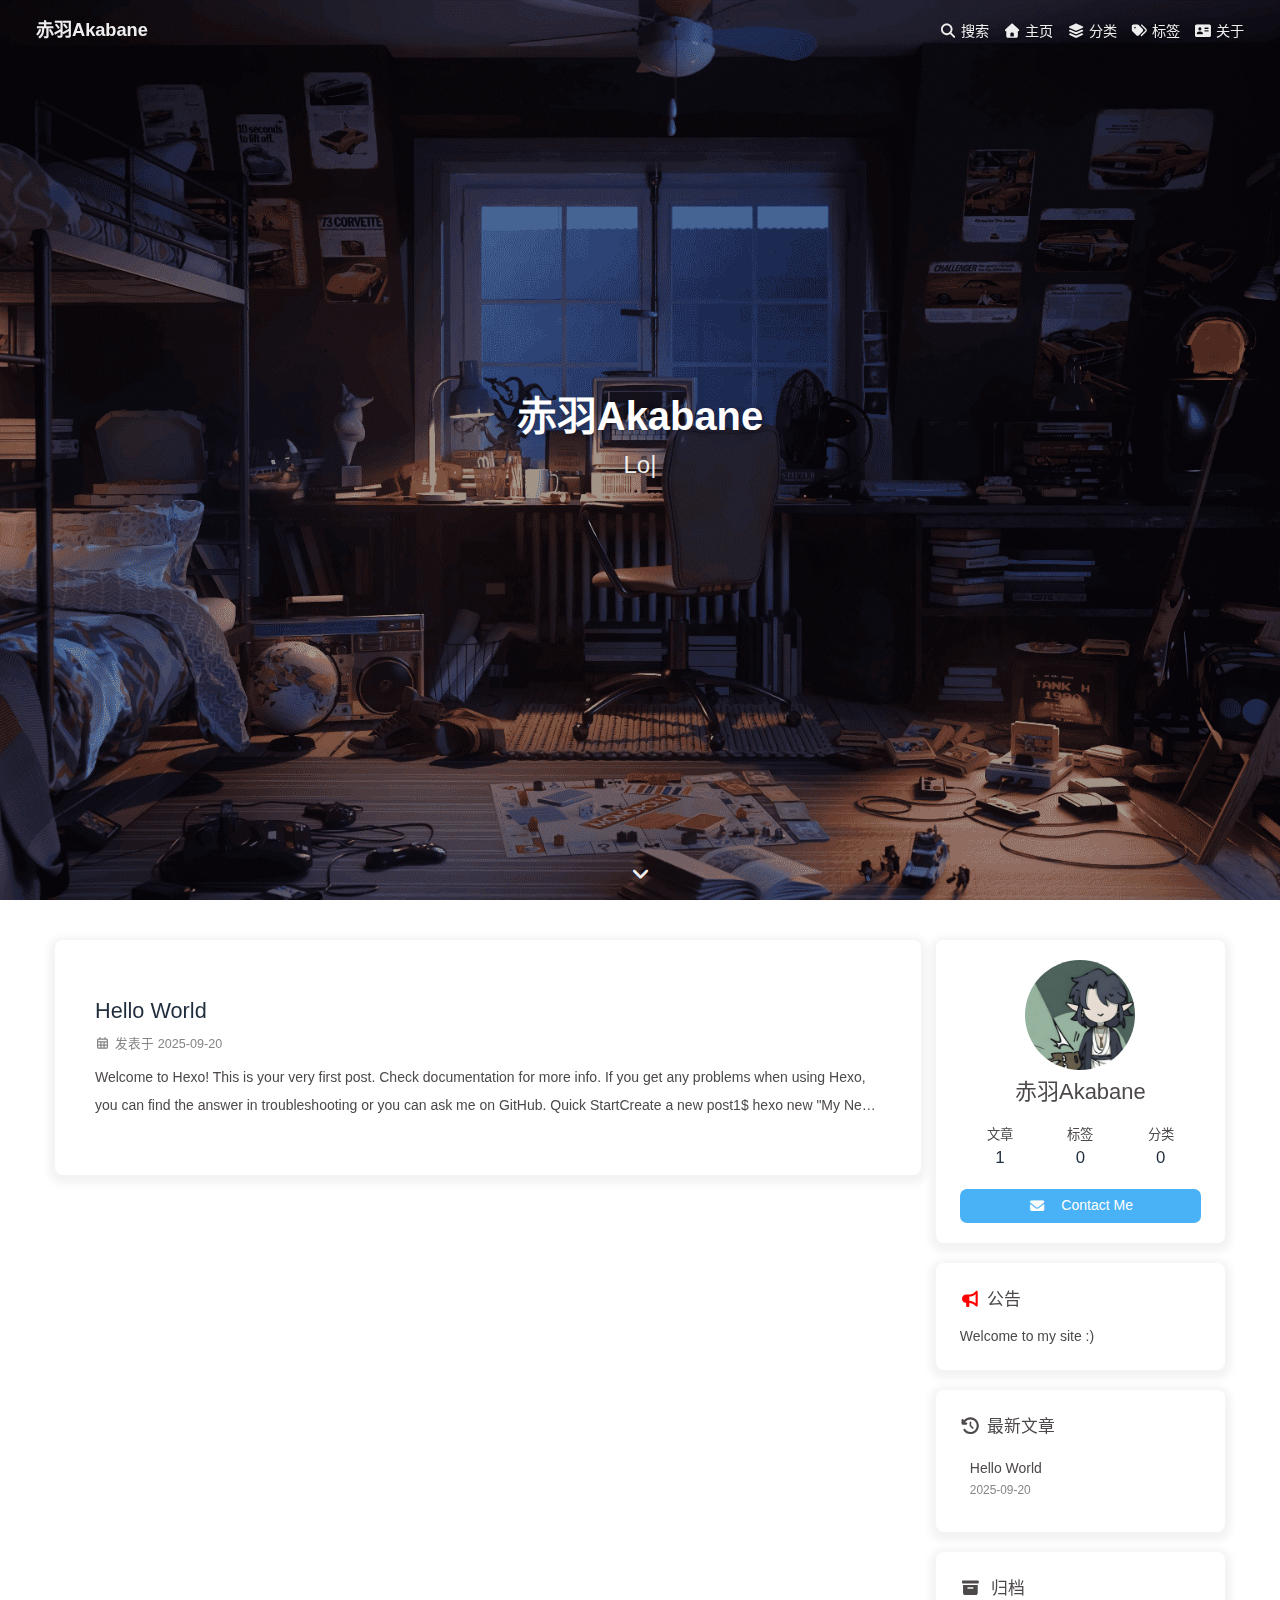
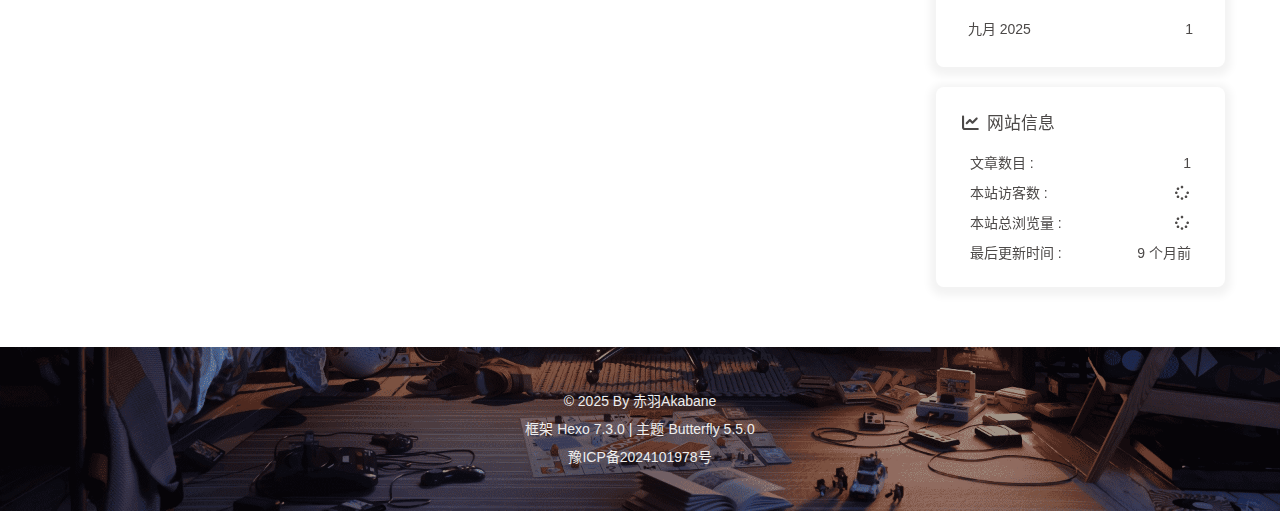
<file: index.html>
<!DOCTYPE html><html lang="zh-CN" data-theme="light"><head><meta charset="UTF-8"><meta http-equiv="X-UA-Compatible" content="IE=edge"><meta name="viewport" content="width=device-width, initial-scale=1.0,viewport-fit=cover"><title>赤羽Akabane - 记录生活中的点滴</title><meta name="author" content="赤羽Akabane"><meta name="copyright" content="赤羽Akabane"><meta name="format-detection" content="telephone=no"><meta name="theme-color" content="#ffffff"><meta property="og:type" content="website">
<meta property="og:title" content="赤羽Akabane">
<meta property="og:url" content="https://www.akabane.cn/">
<meta property="og:site_name" content="赤羽Akabane">
<meta property="og:locale" content="zh_CN">
<meta property="og:image" content="https://www.akabane.cn/img/avatar.png">
<meta property="article:author" content="赤羽Akabane">
<meta name="twitter:card" content="summary">
<meta name="twitter:image" content="https://www.akabane.cn/img/avatar.png"><script type="application/ld+json">{
  "@context": "https://schema.org",
  "@type": "WebSite",
  "name": "赤羽Akabane",
  "alternateName": [
    "记录生活中的点滴",
    "www.akabane.cn"
  ],
  "url": "https://www.akabane.cn/"
}</script><link rel="shortcut icon" href="/img/favicon.png"><link rel="canonical" href="https://www.akabane.cn/"><link rel="preconnect"/><link rel="preconnect" href="//busuanzi.ibruce.info"/><link rel="stylesheet" href="/css/index.css"><link rel="stylesheet" href="/pluginsSrc/@fortawesome/fontawesome-free/css/all.min.css"><script>
    (() => {
      
    const saveToLocal = {
      set: (key, value, ttl) => {
        if (!ttl) return
        const expiry = Date.now() + ttl * 86400000
        localStorage.setItem(key, JSON.stringify({ value, expiry }))
      },
      get: key => {
        const itemStr = localStorage.getItem(key)
        if (!itemStr) return undefined
        const { value, expiry } = JSON.parse(itemStr)
        if (Date.now() > expiry) {
          localStorage.removeItem(key)
          return undefined
        }
        return value
      }
    }

    window.btf = {
      saveToLocal,
      getScript: (url, attr = {}) => new Promise((resolve, reject) => {
        const script = document.createElement('script')
        script.src = url
        script.async = true
        Object.entries(attr).forEach(([key, val]) => script.setAttribute(key, val))
        script.onload = script.onreadystatechange = () => {
          if (!script.readyState || /loaded|complete/.test(script.readyState)) resolve()
        }
        script.onerror = reject
        document.head.appendChild(script)
      }),
      getCSS: (url, id) => new Promise((resolve, reject) => {
        const link = document.createElement('link')
        link.rel = 'stylesheet'
        link.href = url
        if (id) link.id = id
        link.onload = link.onreadystatechange = () => {
          if (!link.readyState || /loaded|complete/.test(link.readyState)) resolve()
        }
        link.onerror = reject
        document.head.appendChild(link)
      }),
      addGlobalFn: (key, fn, name = false, parent = window) => {
        if (!false && key.startsWith('pjax')) return
        const globalFn = parent.globalFn || {}
        globalFn[key] = globalFn[key] || {}
        globalFn[key][name || Object.keys(globalFn[key]).length] = fn
        parent.globalFn = globalFn
      }
    }
  
      
      const activateDarkMode = () => {
        document.documentElement.setAttribute('data-theme', 'dark')
        if (document.querySelector('meta[name="theme-color"]') !== null) {
          document.querySelector('meta[name="theme-color"]').setAttribute('content', '#0d0d0d')
        }
      }
      const activateLightMode = () => {
        document.documentElement.setAttribute('data-theme', 'light')
        if (document.querySelector('meta[name="theme-color"]') !== null) {
          document.querySelector('meta[name="theme-color"]').setAttribute('content', '#ffffff')
        }
      }

      btf.activateDarkMode = activateDarkMode
      btf.activateLightMode = activateLightMode

      const theme = saveToLocal.get('theme')
    
          theme === 'dark' ? activateDarkMode() : theme === 'light' ? activateLightMode() : null
        
      
      const asideStatus = saveToLocal.get('aside-status')
      if (asideStatus !== undefined) {
        document.documentElement.classList.toggle('hide-aside', asideStatus === 'hide')
      }
    
      
    const detectApple = () => {
      if (/iPad|iPhone|iPod|Macintosh/.test(navigator.userAgent)) {
        document.documentElement.classList.add('apple')
      }
    }
    detectApple()
  
    })()
  </script><script>const GLOBAL_CONFIG = {
  root: '/',
  algolia: undefined,
  localSearch: {"path":"/search.json","preload":false,"top_n_per_article":1,"unescape":false,"pagination":{"enable":false,"hitsPerPage":8},"languages":{"hits_empty":"未找到符合您查询的内容：${query}","hits_stats":"共找到 ${hits} 篇文章"}},
  translate: undefined,
  highlight: {"plugin":"highlight.js","highlightCopy":true,"highlightLang":true,"highlightHeightLimit":false,"highlightFullpage":false,"highlightMacStyle":false},
  copy: {
    success: '复制成功',
    error: '复制失败',
    noSupport: '浏览器不支持'
  },
  relativeDate: {
    homepage: false,
    post: false
  },
  runtime: '',
  dateSuffix: {
    just: '刚刚',
    min: '分钟前',
    hour: '小时前',
    day: '天前',
    month: '个月前'
  },
  copyright: undefined,
  lightbox: 'null',
  Snackbar: undefined,
  infinitegrid: {
    js: '/pluginsSrc/@egjs/infinitegrid/dist/infinitegrid.min.js',
    buttonText: '加载更多'
  },
  isPhotoFigcaption: false,
  islazyloadPlugin: false,
  isAnchor: false,
  percent: {
    toc: true,
    rightside: false,
  },
  autoDarkmode: false
}</script><script id="config-diff">var GLOBAL_CONFIG_SITE = {
  title: '赤羽Akabane',
  isHighlightShrink: false,
  isToc: false,
  pageType: 'home'
}</script><meta name="generator" content="Hexo 7.3.0"></head><body><div id="sidebar"><div id="menu-mask"></div><div id="sidebar-menus"><div class="avatar-img text-center"><img src="/img/avatar.png" onerror="this.onerror=null;this.src='/img/friend_404.gif'" alt="avatar"/></div><div class="site-data text-center"><a href="/archives/"><div class="headline">文章</div><div class="length-num">1</div></a><a href="/tags/"><div class="headline">标签</div><div class="length-num">0</div></a><a href="/categories/"><div class="headline">分类</div><div class="length-num">0</div></a></div><div class="menus_items"><div class="menus_item"><a class="site-page" href="/"><i class="fa-fw fas fa-home"></i><span> 主页</span></a></div><div class="menus_item"><a class="site-page" href="/categories/"><i class="fa-fw fas fa-layer-group"></i><span> 分类</span></a></div><div class="menus_item"><a class="site-page" href="/tags/"><i class="fa-fw fas fa-tags"></i><span> 标签</span></a></div><div class="menus_item"><a class="site-page" href="/about/"><i class="fa-fw fas fa-address-card"></i><span> 关于</span></a></div></div></div></div><div class="page" id="body-wrap"><header class="full_page" id="page-header" style="background-image: url(/img/background.png);"><nav id="nav"><span id="blog-info"><a class="nav-site-title" href="/"><span class="site-name">赤羽Akabane</span></a></span><div id="menus"><div id="search-button"><span class="site-page social-icon search"><i class="fas fa-search fa-fw"></i><span> 搜索</span></span></div><div class="menus_items"><div class="menus_item"><a class="site-page" href="/"><i class="fa-fw fas fa-home"></i><span> 主页</span></a></div><div class="menus_item"><a class="site-page" href="/categories/"><i class="fa-fw fas fa-layer-group"></i><span> 分类</span></a></div><div class="menus_item"><a class="site-page" href="/tags/"><i class="fa-fw fas fa-tags"></i><span> 标签</span></a></div><div class="menus_item"><a class="site-page" href="/about/"><i class="fa-fw fas fa-address-card"></i><span> 关于</span></a></div></div><div id="toggle-menu"><span class="site-page"><i class="fas fa-bars fa-fw"></i></span></div></div></nav><div id="site-info"><h1 id="site-title">赤羽Akabane</h1><div id="site-subtitle"><span id="subtitle"></span></div></div><div id="scroll-down"><i class="fas fa-angle-down scroll-down-effects"></i></div></header><main class="layout" id="content-inner"><div class="recent-posts nc" id="recent-posts"><div class="recent-post-items"><div class="recent-post-item"><div class="recent-post-info no-cover"><a class="article-title" href="/posts/hello-world.html" title="Hello World">Hello World</a><div class="article-meta-wrap"><span class="post-meta-date"><i class="far fa-calendar-alt"></i><span class="article-meta-label">发表于</span><time datetime="2025-09-20T05:57:55.779Z" title="发表于 2025-09-20 13:57:55">2025-09-20</time></span></div><div class="content">Welcome to Hexo! This is your very first post. Check documentation for more info. If you get any problems when using Hexo, you can find the answer in troubleshooting or you can ask me on GitHub. Quick StartCreate a new post1$ hexo new &quot;My New Post&quot;  More info: Writing Run server1$ hexo server  More info: Server Generate static files1$ hexo generate  More info: Generating Deploy to remote sites1$ hexo deploy  More info: Deployment </div></div></div></div></div><div class="aside-content" id="aside-content"><div class="card-widget card-info text-center"><div class="avatar-img"><img src="/img/avatar.png" onerror="this.onerror=null;this.src='/img/friend_404.gif'" alt="avatar"/></div><div class="author-info-name">赤羽Akabane</div><div class="author-info-description"></div><div class="site-data"><a href="/archives/"><div class="headline">文章</div><div class="length-num">1</div></a><a href="/tags/"><div class="headline">标签</div><div class="length-num">0</div></a><a href="/categories/"><div class="headline">分类</div><div class="length-num">0</div></a></div><a id="card-info-btn" href="mailto:admin@akabane.cn"><i class="fas fa-envelope"></i><span>Contact Me</span></a></div><div class="card-widget card-announcement"><div class="item-headline"><i class="fas fa-bullhorn fa-shake"></i><span>公告</span></div><div class="announcement_content">Welcome to my site :)</div></div><div class="sticky_layout"><div class="card-widget card-recent-post"><div class="item-headline"><i class="fas fa-history"></i><span>最新文章</span></div><div class="aside-list"><div class="aside-list-item no-cover"><div class="content"><a class="title" href="/posts/hello-world.html" title="Hello World">Hello World</a><time datetime="2025-09-20T05:57:55.779Z" title="发表于 2025-09-20 13:57:55">2025-09-20</time></div></div></div></div><div class="card-widget card-archives">
    <div class="item-headline">
      <i class="fas fa-archive"></i>
      <span>归档</span>
      
    </div>
  
    <ul class="card-archive-list">
      
        <li class="card-archive-list-item">
          <a class="card-archive-list-link" href="/archives/2025/09/">
            <span class="card-archive-list-date">
              九月 2025
            </span>
            <span class="card-archive-list-count">1</span>
          </a>
        </li>
      
    </ul>
  </div><div class="card-widget card-webinfo"><div class="item-headline"><i class="fas fa-chart-line"></i><span>网站信息</span></div><div class="webinfo"><div class="webinfo-item"><div class="item-name">文章数目 :</div><div class="item-count">1</div></div><div class="webinfo-item"><div class="item-name">本站访客数 :</div><div class="item-count" id="busuanzi_value_site_uv"><i class="fa-solid fa-spinner fa-spin"></i></div></div><div class="webinfo-item"><div class="item-name">本站总浏览量 :</div><div class="item-count" id="busuanzi_value_site_pv"><i class="fa-solid fa-spinner fa-spin"></i></div></div><div class="webinfo-item"><div class="item-name">最后更新时间 :</div><div class="item-count" id="last-push-date" data-lastPushDate="2025-10-05T13:36:48.781Z"><i class="fa-solid fa-spinner fa-spin"></i></div></div></div></div></div></div></main><footer id="footer" style="background-image: url(/img/background.png);"><div class="footer-other"><div class="footer-copyright"><span class="copyright">&copy;&nbsp;2025 By 赤羽Akabane</span><span class="framework-info"><span>框架 </span><a target="_blank" rel="noopener" href="https://hexo.io">Hexo 7.3.0</a><span class="footer-separator">|</span><span>主题 </span><a target="_blank" rel="noopener" href="https://github.com/jerryc127/hexo-theme-butterfly">Butterfly 5.5.0</a></span></div><div class="footer_custom_text"><a target="_blank" rel="noopener" href="https://beian.miit.gov.cn/#/home">豫ICP备2024101978号</a></div></div></footer></div><div id="rightside"><div id="rightside-config-hide"><button id="darkmode" type="button" title="日间和夜间模式切换"><i class="fas fa-adjust"></i></button><button id="hide-aside-btn" type="button" title="单栏和双栏切换"><i class="fas fa-arrows-alt-h"></i></button></div><div id="rightside-config-show"><button id="rightside-config" type="button" title="设置"><i class="fas fa-cog fa-spin"></i></button><button id="go-up" type="button" title="回到顶部"><span class="scroll-percent"></span><i class="fas fa-arrow-up"></i></button></div></div><div><script src="/js/utils.js"></script><script src="/js/main.js"></script><div class="js-pjax"><script>window.typedJSFn = {
  init: str => {
    window.typed = new Typed('#subtitle', Object.assign({
      strings: str,
      startDelay: 300,
      typeSpeed: 150,
      loop: true,
      backSpeed: 50,
    }, null))
  },
  run: subtitleType => {
    if (true) {
      if (typeof Typed === 'function') {
        subtitleType()
      } else {
        btf.getScript('/pluginsSrc/typed.js/dist/typed.umd.js').then(subtitleType)
      }
    } else {
      subtitleType()
    }
  },
  processSubtitle: (content, extraContents = []) => {
    if (true) {
      const sub = ["Looking into your past is the only way to discover your future.","Music is the medicine of a troubled mind.","Self-improvement is a lifelong process.","We learn from our mistakes."].slice()

      if (extraContents.length > 0) {
        sub.unshift(...extraContents)
      }

      if (typeof content === 'string') {
        sub.unshift(content)
      } else if (Array.isArray(content)) {
        sub.unshift(...content)
      }

      sub.length > 0 && typedJSFn.init(sub)
    } else {
      document.getElementById('subtitle').textContent = typeof content === 'string' ? content :
        (Array.isArray(content) && content.length > 0 ? content[0] : '')
    }
  }
}
btf.addGlobalFn('pjaxSendOnce', () => { typed.destroy() }, 'typedDestroy')
</script><script>function subtitleType () {
  typedJSFn.processSubtitle(["Looking into your past is the only way to discover your future.","Music is the medicine of a troubled mind.","Self-improvement is a lifelong process.","We learn from our mistakes."])
}
typedJSFn.run(subtitleType)</script></div><script defer="defer" id="ribbon" src="/pluginsSrc/butterfly-extsrc/dist/canvas-ribbon.min.js" size="150" alpha="0.6" zIndex="-1" mobile="true" data-click="true"></script><script async data-pjax src="//busuanzi.ibruce.info/busuanzi/2.3/busuanzi.pure.mini.js"></script><div id="local-search"><div class="search-dialog"><nav class="search-nav"><span class="search-dialog-title">搜索</span><i class="fas fa-spinner fa-pulse" id="loading-status" hidden="hidden"></i><button class="search-close-button"><i class="fas fa-times"></i></button></nav><div class="text-center" id="loading-database"><i class="fas fa-spinner fa-pulse"></i><span>  数据加载中</span></div><div class="local-search-input"><input placeholder="搜索文章" type="text"/></div><hr/><div id="local-search-results"></div><div class="ais-Pagination" id="local-search-pagination" style="display:none;"><ul class="ais-Pagination-list"></ul></div><div id="local-search-stats"></div></div><div id="search-mask"></div><script src="/js/search/local-search.js"></script></div></div></body></html>
</file>
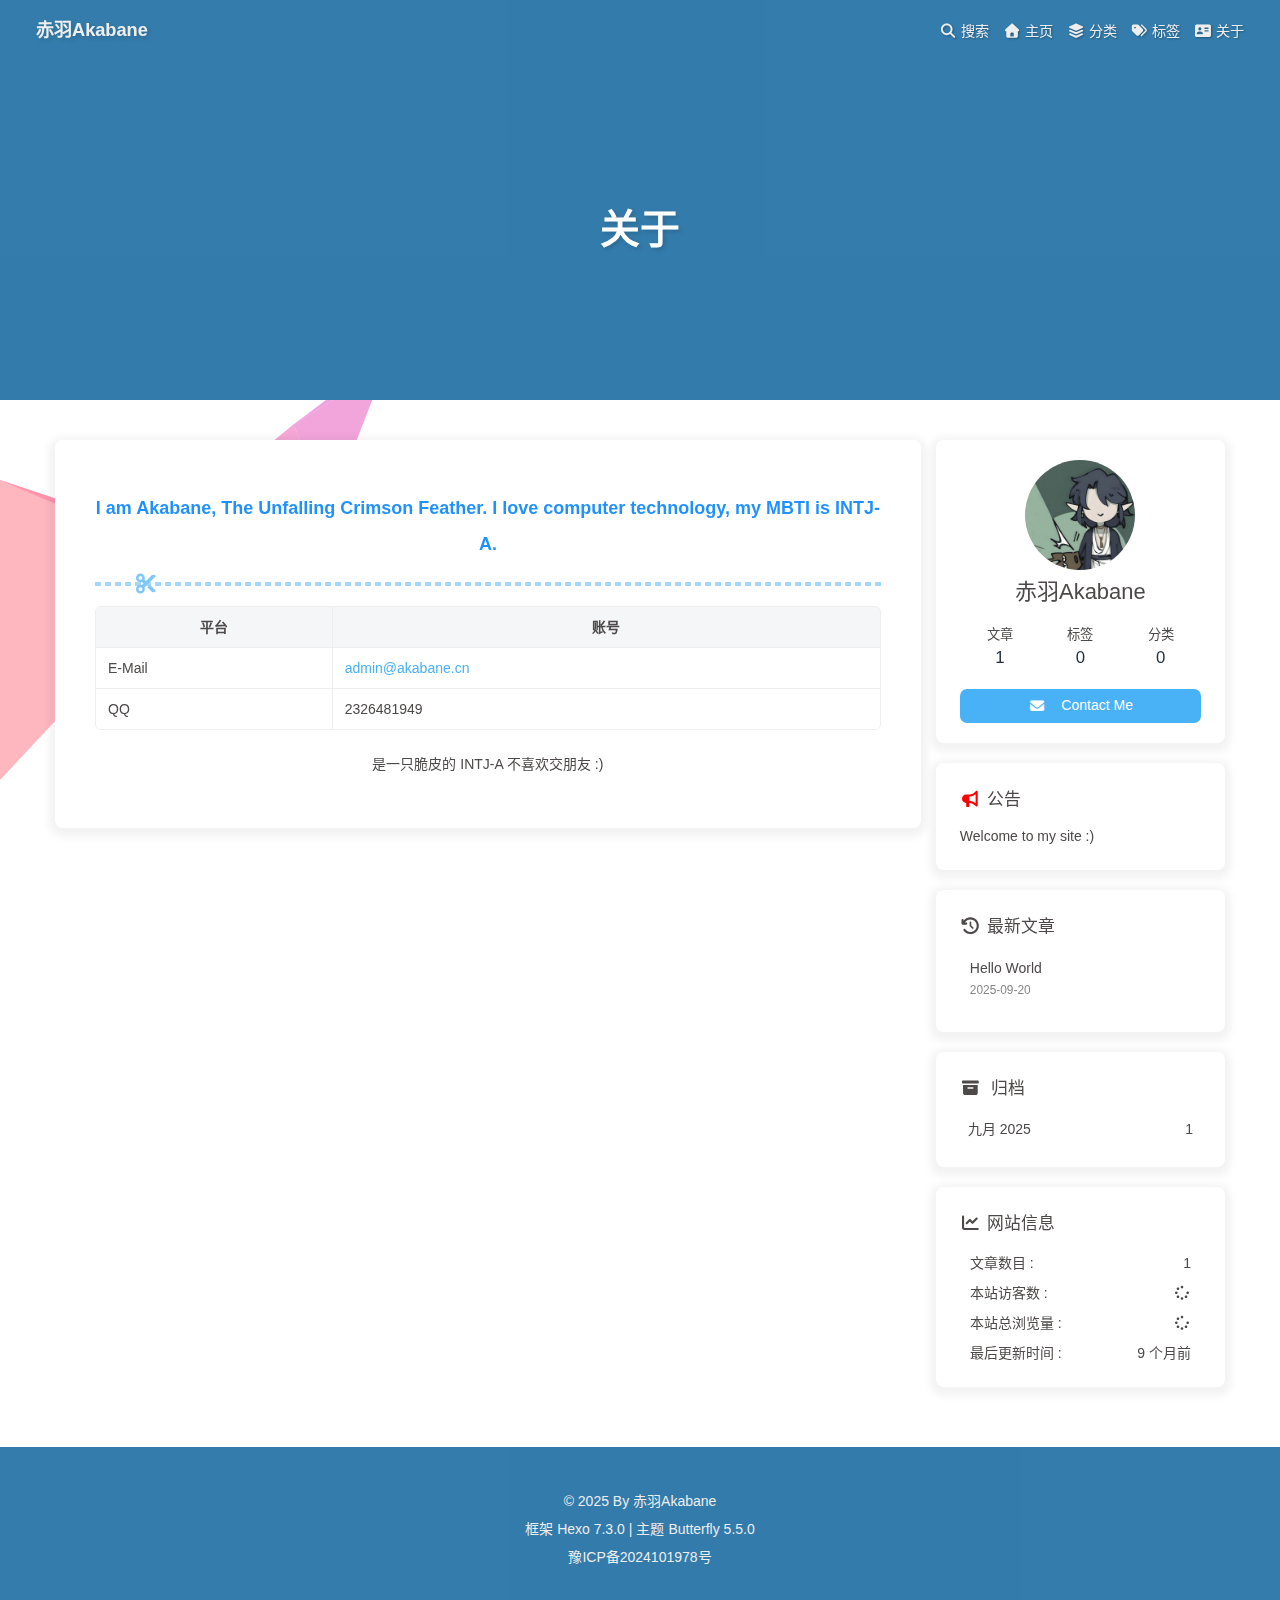
<file: about/index.html>
<!DOCTYPE html><html lang="zh-CN" data-theme="light"><head><meta charset="UTF-8"><meta http-equiv="X-UA-Compatible" content="IE=edge"><meta name="viewport" content="width=device-width, initial-scale=1.0,viewport-fit=cover"><title>关于 | 赤羽Akabane</title><meta name="author" content="赤羽Akabane"><meta name="copyright" content="赤羽Akabane"><meta name="format-detection" content="telephone=no"><meta name="theme-color" content="#ffffff"><meta name="description" content="I am Akabane, The Unfalling Crimson Feather. I love computer technology, my MBTI is INTJ-A.          平台 账号    E-Mail admin@akabane.cn   QQ 2326481949        是一只脆皮的 INTJ-A 不喜欢交朋友 :)">
<meta property="og:type" content="website">
<meta property="og:title" content="关于">
<meta property="og:url" content="https://www.akabane.cn/about/">
<meta property="og:site_name" content="赤羽Akabane">
<meta property="og:description" content="I am Akabane, The Unfalling Crimson Feather. I love computer technology, my MBTI is INTJ-A.          平台 账号    E-Mail admin@akabane.cn   QQ 2326481949        是一只脆皮的 INTJ-A 不喜欢交朋友 :)">
<meta property="og:locale" content="zh_CN">
<meta property="og:image" content="https://www.akabane.cn/img/avatar.png">
<meta property="article:published_time" content="2025-09-20T06:13:08.000Z">
<meta property="article:modified_time" content="2025-10-02T03:37:27.550Z">
<meta property="article:author" content="赤羽Akabane">
<meta name="twitter:card" content="summary">
<meta name="twitter:image" content="https://www.akabane.cn/img/avatar.png"><script type="application/ld+json"></script><link rel="shortcut icon" href="/img/favicon.png"><link rel="canonical" href="https://www.akabane.cn/about/"><link rel="preconnect"/><link rel="preconnect" href="//busuanzi.ibruce.info"/><link rel="stylesheet" href="/css/index.css"><link rel="stylesheet" href="/pluginsSrc/@fortawesome/fontawesome-free/css/all.min.css"><script>
    (() => {
      
    const saveToLocal = {
      set: (key, value, ttl) => {
        if (!ttl) return
        const expiry = Date.now() + ttl * 86400000
        localStorage.setItem(key, JSON.stringify({ value, expiry }))
      },
      get: key => {
        const itemStr = localStorage.getItem(key)
        if (!itemStr) return undefined
        const { value, expiry } = JSON.parse(itemStr)
        if (Date.now() > expiry) {
          localStorage.removeItem(key)
          return undefined
        }
        return value
      }
    }

    window.btf = {
      saveToLocal,
      getScript: (url, attr = {}) => new Promise((resolve, reject) => {
        const script = document.createElement('script')
        script.src = url
        script.async = true
        Object.entries(attr).forEach(([key, val]) => script.setAttribute(key, val))
        script.onload = script.onreadystatechange = () => {
          if (!script.readyState || /loaded|complete/.test(script.readyState)) resolve()
        }
        script.onerror = reject
        document.head.appendChild(script)
      }),
      getCSS: (url, id) => new Promise((resolve, reject) => {
        const link = document.createElement('link')
        link.rel = 'stylesheet'
        link.href = url
        if (id) link.id = id
        link.onload = link.onreadystatechange = () => {
          if (!link.readyState || /loaded|complete/.test(link.readyState)) resolve()
        }
        link.onerror = reject
        document.head.appendChild(link)
      }),
      addGlobalFn: (key, fn, name = false, parent = window) => {
        if (!false && key.startsWith('pjax')) return
        const globalFn = parent.globalFn || {}
        globalFn[key] = globalFn[key] || {}
        globalFn[key][name || Object.keys(globalFn[key]).length] = fn
        parent.globalFn = globalFn
      }
    }
  
      
      const activateDarkMode = () => {
        document.documentElement.setAttribute('data-theme', 'dark')
        if (document.querySelector('meta[name="theme-color"]') !== null) {
          document.querySelector('meta[name="theme-color"]').setAttribute('content', '#0d0d0d')
        }
      }
      const activateLightMode = () => {
        document.documentElement.setAttribute('data-theme', 'light')
        if (document.querySelector('meta[name="theme-color"]') !== null) {
          document.querySelector('meta[name="theme-color"]').setAttribute('content', '#ffffff')
        }
      }

      btf.activateDarkMode = activateDarkMode
      btf.activateLightMode = activateLightMode

      const theme = saveToLocal.get('theme')
    
          theme === 'dark' ? activateDarkMode() : theme === 'light' ? activateLightMode() : null
        
      
      const asideStatus = saveToLocal.get('aside-status')
      if (asideStatus !== undefined) {
        document.documentElement.classList.toggle('hide-aside', asideStatus === 'hide')
      }
    
      
    const detectApple = () => {
      if (/iPad|iPhone|iPod|Macintosh/.test(navigator.userAgent)) {
        document.documentElement.classList.add('apple')
      }
    }
    detectApple()
  
    })()
  </script><script>const GLOBAL_CONFIG = {
  root: '/',
  algolia: undefined,
  localSearch: {"path":"/search.json","preload":false,"top_n_per_article":1,"unescape":false,"pagination":{"enable":false,"hitsPerPage":8},"languages":{"hits_empty":"未找到符合您查询的内容：${query}","hits_stats":"共找到 ${hits} 篇文章"}},
  translate: undefined,
  highlight: {"plugin":"highlight.js","highlightCopy":true,"highlightLang":true,"highlightHeightLimit":false,"highlightFullpage":false,"highlightMacStyle":false},
  copy: {
    success: '复制成功',
    error: '复制失败',
    noSupport: '浏览器不支持'
  },
  relativeDate: {
    homepage: false,
    post: false
  },
  runtime: '',
  dateSuffix: {
    just: '刚刚',
    min: '分钟前',
    hour: '小时前',
    day: '天前',
    month: '个月前'
  },
  copyright: undefined,
  lightbox: 'null',
  Snackbar: undefined,
  infinitegrid: {
    js: '/pluginsSrc/@egjs/infinitegrid/dist/infinitegrid.min.js',
    buttonText: '加载更多'
  },
  isPhotoFigcaption: false,
  islazyloadPlugin: false,
  isAnchor: false,
  percent: {
    toc: true,
    rightside: false,
  },
  autoDarkmode: false
}</script><script id="config-diff">var GLOBAL_CONFIG_SITE = {
  title: '关于',
  isHighlightShrink: false,
  isToc: false,
  pageType: 'page'
}</script><meta name="generator" content="Hexo 7.3.0"></head><body><div id="sidebar"><div id="menu-mask"></div><div id="sidebar-menus"><div class="avatar-img text-center"><img src="/img/avatar.png" onerror="this.onerror=null;this.src='/img/friend_404.gif'" alt="avatar"/></div><div class="site-data text-center"><a href="/archives/"><div class="headline">文章</div><div class="length-num">1</div></a><a href="/tags/"><div class="headline">标签</div><div class="length-num">0</div></a><a href="/categories/"><div class="headline">分类</div><div class="length-num">0</div></a></div><div class="menus_items"><div class="menus_item"><a class="site-page" href="/"><i class="fa-fw fas fa-home"></i><span> 主页</span></a></div><div class="menus_item"><a class="site-page" href="/categories/"><i class="fa-fw fas fa-layer-group"></i><span> 分类</span></a></div><div class="menus_item"><a class="site-page" href="/tags/"><i class="fa-fw fas fa-tags"></i><span> 标签</span></a></div><div class="menus_item"><a class="site-page" href="/about/"><i class="fa-fw fas fa-address-card"></i><span> 关于</span></a></div></div></div></div><div class="page" id="body-wrap"><header class="not-home-page" id="page-header"><nav id="nav"><span id="blog-info"><a class="nav-site-title" href="/"><span class="site-name">赤羽Akabane</span></a></span><div id="menus"><div id="search-button"><span class="site-page social-icon search"><i class="fas fa-search fa-fw"></i><span> 搜索</span></span></div><div class="menus_items"><div class="menus_item"><a class="site-page" href="/"><i class="fa-fw fas fa-home"></i><span> 主页</span></a></div><div class="menus_item"><a class="site-page" href="/categories/"><i class="fa-fw fas fa-layer-group"></i><span> 分类</span></a></div><div class="menus_item"><a class="site-page" href="/tags/"><i class="fa-fw fas fa-tags"></i><span> 标签</span></a></div><div class="menus_item"><a class="site-page" href="/about/"><i class="fa-fw fas fa-address-card"></i><span> 关于</span></a></div></div><div id="toggle-menu"><span class="site-page"><i class="fas fa-bars fa-fw"></i></span></div></div></nav><div id="page-site-info"><h1 id="site-title">关于</h1></div></header><main class="layout" id="content-inner"><div id="page"><div class="container" id="article-container"><div style="text-align: center;">
  <span style="font-size: 18px; font-weight: bold; background: linear-gradient(to right, #1E90FF, #1E90FF); -webkit-background-clip: text; background-clip: text; color: transparent;">
  I am Akabane, The Unfalling Crimson Feather. I love computer technology, my MBTI is INTJ-A.
  </span>
</div>

<hr>
<table>
<thead>
<tr>
<th>平台</th>
<th>账号</th>
</tr>
</thead>
<tbody><tr>
<td>E-Mail</td>
<td><a href="mailto:&#x61;&#x64;&#x6d;&#105;&#x6e;&#x40;&#97;&#107;&#97;&#x62;&#x61;&#110;&#x65;&#x2e;&#x63;&#x6e;">admin@akabane.cn</a></td>
</tr>
<tr>
<td>QQ</td>
<td>2326481949</td>
</tr>
</tbody></table>
<div style="text-align: center;">
    是一只脆皮的 INTJ-A 不喜欢交朋友 :)
    
</div></div></div><div class="aside-content" id="aside-content"><div class="card-widget card-info text-center"><div class="avatar-img"><img src="/img/avatar.png" onerror="this.onerror=null;this.src='/img/friend_404.gif'" alt="avatar"/></div><div class="author-info-name">赤羽Akabane</div><div class="author-info-description"></div><div class="site-data"><a href="/archives/"><div class="headline">文章</div><div class="length-num">1</div></a><a href="/tags/"><div class="headline">标签</div><div class="length-num">0</div></a><a href="/categories/"><div class="headline">分类</div><div class="length-num">0</div></a></div><a id="card-info-btn" href="mailto:admin@akabane.cn"><i class="fas fa-envelope"></i><span>Contact Me</span></a></div><div class="card-widget card-announcement"><div class="item-headline"><i class="fas fa-bullhorn fa-shake"></i><span>公告</span></div><div class="announcement_content">Welcome to my site :)</div></div><div class="sticky_layout"><div class="card-widget card-recent-post"><div class="item-headline"><i class="fas fa-history"></i><span>最新文章</span></div><div class="aside-list"><div class="aside-list-item no-cover"><div class="content"><a class="title" href="/posts/hello-world.html" title="Hello World">Hello World</a><time datetime="2025-09-20T05:57:55.779Z" title="发表于 2025-09-20 13:57:55">2025-09-20</time></div></div></div></div><div class="card-widget card-archives">
    <div class="item-headline">
      <i class="fas fa-archive"></i>
      <span>归档</span>
      
    </div>
  
    <ul class="card-archive-list">
      
        <li class="card-archive-list-item">
          <a class="card-archive-list-link" href="/archives/2025/09/">
            <span class="card-archive-list-date">
              九月 2025
            </span>
            <span class="card-archive-list-count">1</span>
          </a>
        </li>
      
    </ul>
  </div><div class="card-widget card-webinfo"><div class="item-headline"><i class="fas fa-chart-line"></i><span>网站信息</span></div><div class="webinfo"><div class="webinfo-item"><div class="item-name">文章数目 :</div><div class="item-count">1</div></div><div class="webinfo-item"><div class="item-name">本站访客数 :</div><div class="item-count" id="busuanzi_value_site_uv"><i class="fa-solid fa-spinner fa-spin"></i></div></div><div class="webinfo-item"><div class="item-name">本站总浏览量 :</div><div class="item-count" id="busuanzi_value_site_pv"><i class="fa-solid fa-spinner fa-spin"></i></div></div><div class="webinfo-item"><div class="item-name">最后更新时间 :</div><div class="item-count" id="last-push-date" data-lastPushDate="2025-10-05T13:36:48.781Z"><i class="fa-solid fa-spinner fa-spin"></i></div></div></div></div></div></div></main><footer id="footer"><div class="footer-other"><div class="footer-copyright"><span class="copyright">&copy;&nbsp;2025 By 赤羽Akabane</span><span class="framework-info"><span>框架 </span><a target="_blank" rel="noopener" href="https://hexo.io">Hexo 7.3.0</a><span class="footer-separator">|</span><span>主题 </span><a target="_blank" rel="noopener" href="https://github.com/jerryc127/hexo-theme-butterfly">Butterfly 5.5.0</a></span></div><div class="footer_custom_text"><a target="_blank" rel="noopener" href="https://beian.miit.gov.cn/#/home">豫ICP备2024101978号</a></div></div></footer></div><div id="rightside"><div id="rightside-config-hide"><button id="darkmode" type="button" title="日间和夜间模式切换"><i class="fas fa-adjust"></i></button><button id="hide-aside-btn" type="button" title="单栏和双栏切换"><i class="fas fa-arrows-alt-h"></i></button></div><div id="rightside-config-show"><button id="rightside-config" type="button" title="设置"><i class="fas fa-cog fa-spin"></i></button><button id="go-up" type="button" title="回到顶部"><span class="scroll-percent"></span><i class="fas fa-arrow-up"></i></button></div></div><div><script src="/js/utils.js"></script><script src="/js/main.js"></script><div class="js-pjax"></div><script defer="defer" id="ribbon" src="/pluginsSrc/butterfly-extsrc/dist/canvas-ribbon.min.js" size="150" alpha="0.6" zIndex="-1" mobile="true" data-click="true"></script><script async data-pjax src="//busuanzi.ibruce.info/busuanzi/2.3/busuanzi.pure.mini.js"></script><div id="local-search"><div class="search-dialog"><nav class="search-nav"><span class="search-dialog-title">搜索</span><i class="fas fa-spinner fa-pulse" id="loading-status" hidden="hidden"></i><button class="search-close-button"><i class="fas fa-times"></i></button></nav><div class="text-center" id="loading-database"><i class="fas fa-spinner fa-pulse"></i><span>  数据加载中</span></div><div class="local-search-input"><input placeholder="搜索文章" type="text"/></div><hr/><div id="local-search-results"></div><div class="ais-Pagination" id="local-search-pagination" style="display:none;"><ul class="ais-Pagination-list"></ul></div><div id="local-search-stats"></div></div><div id="search-mask"></div><script src="/js/search/local-search.js"></script></div></div></body></html>
</file>
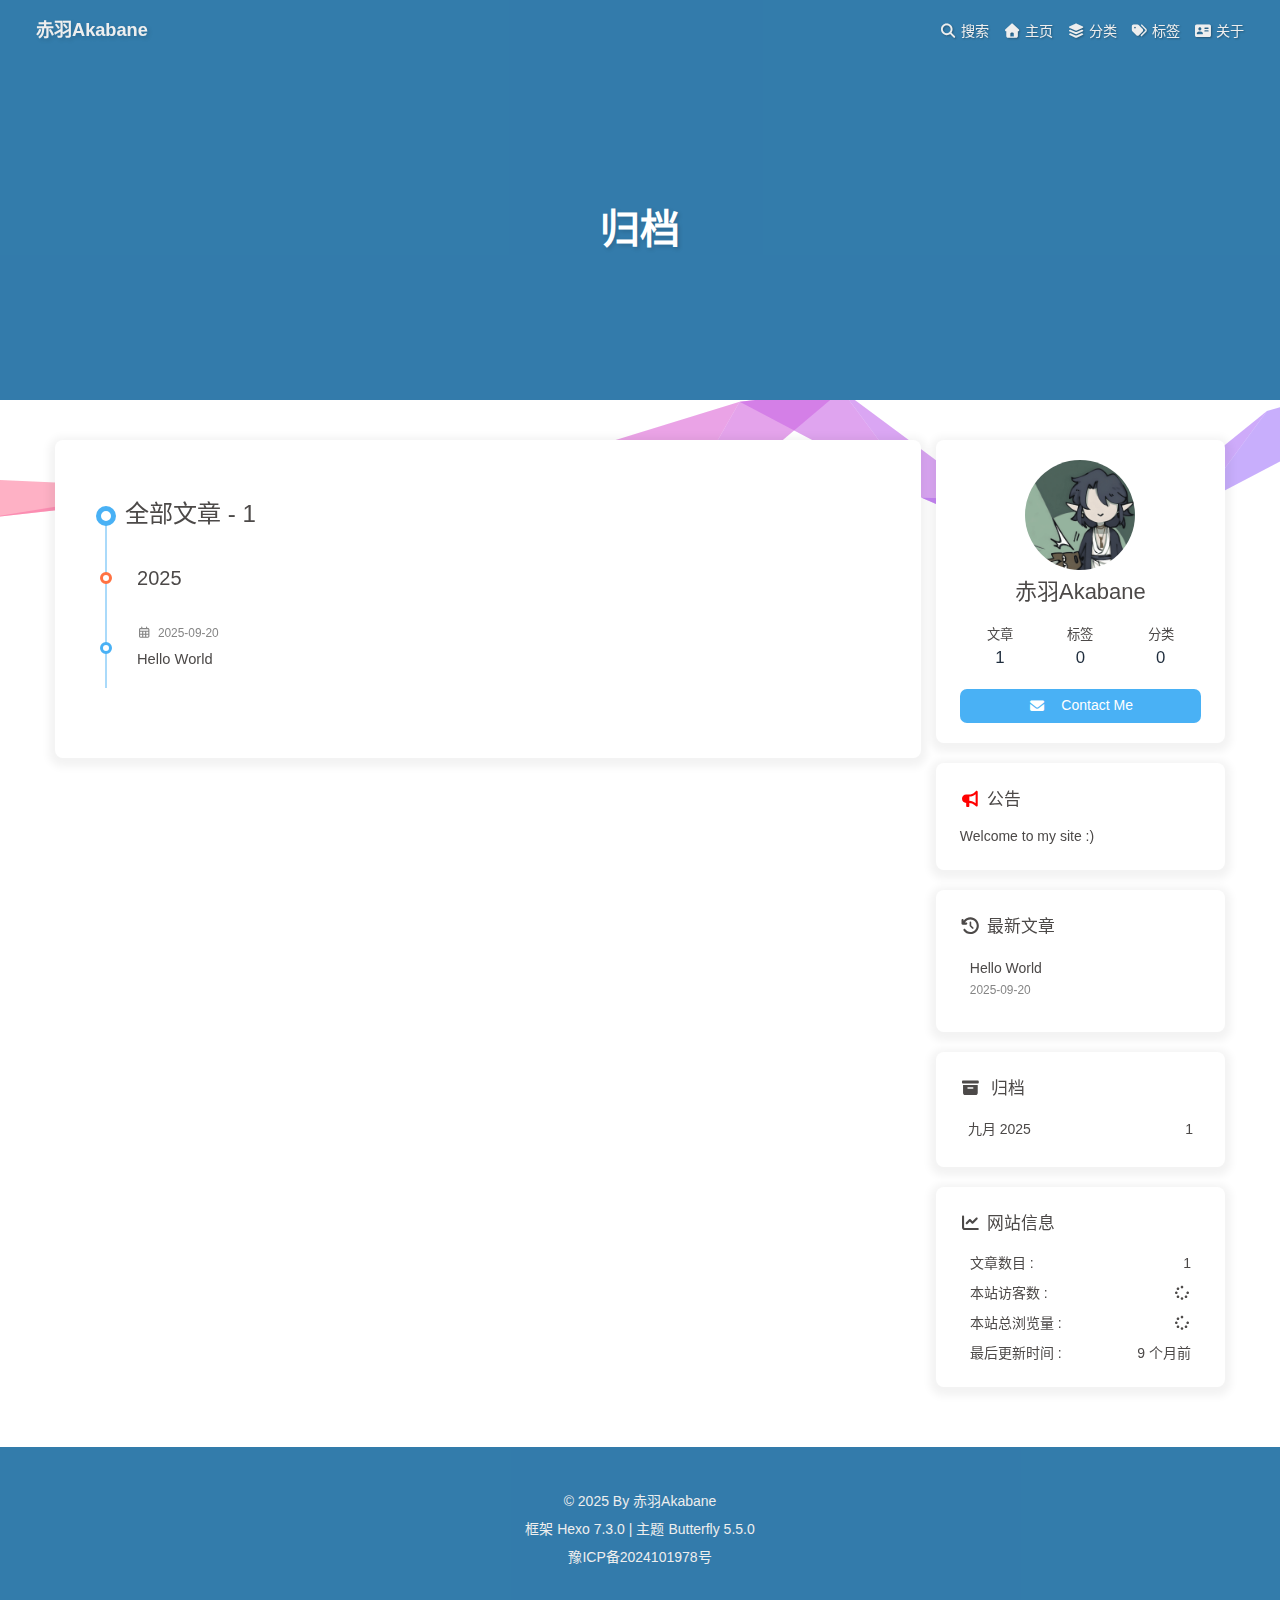
<file: archives/index.html>
<!DOCTYPE html><html lang="zh-CN" data-theme="light"><head><meta charset="UTF-8"><meta http-equiv="X-UA-Compatible" content="IE=edge"><meta name="viewport" content="width=device-width, initial-scale=1.0,viewport-fit=cover"><title>归档 | 赤羽Akabane</title><meta name="author" content="赤羽Akabane"><meta name="copyright" content="赤羽Akabane"><meta name="format-detection" content="telephone=no"><meta name="theme-color" content="#ffffff"><meta property="og:type" content="website">
<meta property="og:title" content="归档">
<meta property="og:url" content="https://www.akabane.cn/archives/">
<meta property="og:site_name" content="赤羽Akabane">
<meta property="og:locale" content="zh_CN">
<meta property="og:image" content="https://www.akabane.cn/img/avatar.png">
<meta property="article:author" content="赤羽Akabane">
<meta name="twitter:card" content="summary">
<meta name="twitter:image" content="https://www.akabane.cn/img/avatar.png"><script type="application/ld+json"></script><link rel="shortcut icon" href="/img/favicon.png"><link rel="canonical" href="https://www.akabane.cn/archives/"><link rel="preconnect"/><link rel="preconnect" href="//busuanzi.ibruce.info"/><link rel="stylesheet" href="/css/index.css"><link rel="stylesheet" href="/pluginsSrc/@fortawesome/fontawesome-free/css/all.min.css"><script>
    (() => {
      
    const saveToLocal = {
      set: (key, value, ttl) => {
        if (!ttl) return
        const expiry = Date.now() + ttl * 86400000
        localStorage.setItem(key, JSON.stringify({ value, expiry }))
      },
      get: key => {
        const itemStr = localStorage.getItem(key)
        if (!itemStr) return undefined
        const { value, expiry } = JSON.parse(itemStr)
        if (Date.now() > expiry) {
          localStorage.removeItem(key)
          return undefined
        }
        return value
      }
    }

    window.btf = {
      saveToLocal,
      getScript: (url, attr = {}) => new Promise((resolve, reject) => {
        const script = document.createElement('script')
        script.src = url
        script.async = true
        Object.entries(attr).forEach(([key, val]) => script.setAttribute(key, val))
        script.onload = script.onreadystatechange = () => {
          if (!script.readyState || /loaded|complete/.test(script.readyState)) resolve()
        }
        script.onerror = reject
        document.head.appendChild(script)
      }),
      getCSS: (url, id) => new Promise((resolve, reject) => {
        const link = document.createElement('link')
        link.rel = 'stylesheet'
        link.href = url
        if (id) link.id = id
        link.onload = link.onreadystatechange = () => {
          if (!link.readyState || /loaded|complete/.test(link.readyState)) resolve()
        }
        link.onerror = reject
        document.head.appendChild(link)
      }),
      addGlobalFn: (key, fn, name = false, parent = window) => {
        if (!false && key.startsWith('pjax')) return
        const globalFn = parent.globalFn || {}
        globalFn[key] = globalFn[key] || {}
        globalFn[key][name || Object.keys(globalFn[key]).length] = fn
        parent.globalFn = globalFn
      }
    }
  
      
      const activateDarkMode = () => {
        document.documentElement.setAttribute('data-theme', 'dark')
        if (document.querySelector('meta[name="theme-color"]') !== null) {
          document.querySelector('meta[name="theme-color"]').setAttribute('content', '#0d0d0d')
        }
      }
      const activateLightMode = () => {
        document.documentElement.setAttribute('data-theme', 'light')
        if (document.querySelector('meta[name="theme-color"]') !== null) {
          document.querySelector('meta[name="theme-color"]').setAttribute('content', '#ffffff')
        }
      }

      btf.activateDarkMode = activateDarkMode
      btf.activateLightMode = activateLightMode

      const theme = saveToLocal.get('theme')
    
          theme === 'dark' ? activateDarkMode() : theme === 'light' ? activateLightMode() : null
        
      
      const asideStatus = saveToLocal.get('aside-status')
      if (asideStatus !== undefined) {
        document.documentElement.classList.toggle('hide-aside', asideStatus === 'hide')
      }
    
      
    const detectApple = () => {
      if (/iPad|iPhone|iPod|Macintosh/.test(navigator.userAgent)) {
        document.documentElement.classList.add('apple')
      }
    }
    detectApple()
  
    })()
  </script><script>const GLOBAL_CONFIG = {
  root: '/',
  algolia: undefined,
  localSearch: {"path":"/search.json","preload":false,"top_n_per_article":1,"unescape":false,"pagination":{"enable":false,"hitsPerPage":8},"languages":{"hits_empty":"未找到符合您查询的内容：${query}","hits_stats":"共找到 ${hits} 篇文章"}},
  translate: undefined,
  highlight: {"plugin":"highlight.js","highlightCopy":true,"highlightLang":true,"highlightHeightLimit":false,"highlightFullpage":false,"highlightMacStyle":false},
  copy: {
    success: '复制成功',
    error: '复制失败',
    noSupport: '浏览器不支持'
  },
  relativeDate: {
    homepage: false,
    post: false
  },
  runtime: '',
  dateSuffix: {
    just: '刚刚',
    min: '分钟前',
    hour: '小时前',
    day: '天前',
    month: '个月前'
  },
  copyright: undefined,
  lightbox: 'null',
  Snackbar: undefined,
  infinitegrid: {
    js: '/pluginsSrc/@egjs/infinitegrid/dist/infinitegrid.min.js',
    buttonText: '加载更多'
  },
  isPhotoFigcaption: false,
  islazyloadPlugin: false,
  isAnchor: false,
  percent: {
    toc: true,
    rightside: false,
  },
  autoDarkmode: false
}</script><script id="config-diff">var GLOBAL_CONFIG_SITE = {
  title: '归档',
  isHighlightShrink: false,
  isToc: false,
  pageType: 'archive'
}</script><meta name="generator" content="Hexo 7.3.0"></head><body><div id="sidebar"><div id="menu-mask"></div><div id="sidebar-menus"><div class="avatar-img text-center"><img src="/img/avatar.png" onerror="this.onerror=null;this.src='/img/friend_404.gif'" alt="avatar"/></div><div class="site-data text-center"><a href="/archives/"><div class="headline">文章</div><div class="length-num">1</div></a><a href="/tags/"><div class="headline">标签</div><div class="length-num">0</div></a><a href="/categories/"><div class="headline">分类</div><div class="length-num">0</div></a></div><div class="menus_items"><div class="menus_item"><a class="site-page" href="/"><i class="fa-fw fas fa-home"></i><span> 主页</span></a></div><div class="menus_item"><a class="site-page" href="/categories/"><i class="fa-fw fas fa-layer-group"></i><span> 分类</span></a></div><div class="menus_item"><a class="site-page" href="/tags/"><i class="fa-fw fas fa-tags"></i><span> 标签</span></a></div><div class="menus_item"><a class="site-page" href="/about/"><i class="fa-fw fas fa-address-card"></i><span> 关于</span></a></div></div></div></div><div class="page" id="body-wrap"><header class="not-home-page" id="page-header"><nav id="nav"><span id="blog-info"><a class="nav-site-title" href="/"><span class="site-name">赤羽Akabane</span></a></span><div id="menus"><div id="search-button"><span class="site-page social-icon search"><i class="fas fa-search fa-fw"></i><span> 搜索</span></span></div><div class="menus_items"><div class="menus_item"><a class="site-page" href="/"><i class="fa-fw fas fa-home"></i><span> 主页</span></a></div><div class="menus_item"><a class="site-page" href="/categories/"><i class="fa-fw fas fa-layer-group"></i><span> 分类</span></a></div><div class="menus_item"><a class="site-page" href="/tags/"><i class="fa-fw fas fa-tags"></i><span> 标签</span></a></div><div class="menus_item"><a class="site-page" href="/about/"><i class="fa-fw fas fa-address-card"></i><span> 关于</span></a></div></div><div id="toggle-menu"><span class="site-page"><i class="fas fa-bars fa-fw"></i></span></div></div></nav><div id="page-site-info"><h1 id="site-title">归档</h1></div></header><main class="layout" id="content-inner"><div id="archive"><div class="article-sort-title">全部文章 - 1</div><div class="article-sort"><div class="article-sort-item year">2025</div><div class="article-sort-item no-article-cover"><div class="article-sort-item-info"><div class="article-sort-item-time"><i class="far fa-calendar-alt"></i><time class="post-meta-date-created" datetime="2025-09-20T05:57:55.779Z" title="发表于 2025-09-20 13:57:55">2025-09-20</time></div><a class="article-sort-item-title" href="/posts/hello-world.html" title="Hello World">Hello World</a></div></div></div></div><div class="aside-content" id="aside-content"><div class="card-widget card-info text-center"><div class="avatar-img"><img src="/img/avatar.png" onerror="this.onerror=null;this.src='/img/friend_404.gif'" alt="avatar"/></div><div class="author-info-name">赤羽Akabane</div><div class="author-info-description"></div><div class="site-data"><a href="/archives/"><div class="headline">文章</div><div class="length-num">1</div></a><a href="/tags/"><div class="headline">标签</div><div class="length-num">0</div></a><a href="/categories/"><div class="headline">分类</div><div class="length-num">0</div></a></div><a id="card-info-btn" href="mailto:admin@akabane.cn"><i class="fas fa-envelope"></i><span>Contact Me</span></a></div><div class="card-widget card-announcement"><div class="item-headline"><i class="fas fa-bullhorn fa-shake"></i><span>公告</span></div><div class="announcement_content">Welcome to my site :)</div></div><div class="sticky_layout"><div class="card-widget card-recent-post"><div class="item-headline"><i class="fas fa-history"></i><span>最新文章</span></div><div class="aside-list"><div class="aside-list-item no-cover"><div class="content"><a class="title" href="/posts/hello-world.html" title="Hello World">Hello World</a><time datetime="2025-09-20T05:57:55.779Z" title="发表于 2025-09-20 13:57:55">2025-09-20</time></div></div></div></div><div class="card-widget card-archives">
    <div class="item-headline">
      <i class="fas fa-archive"></i>
      <span>归档</span>
      
    </div>
  
    <ul class="card-archive-list">
      
        <li class="card-archive-list-item">
          <a class="card-archive-list-link" href="/archives/2025/09/">
            <span class="card-archive-list-date">
              九月 2025
            </span>
            <span class="card-archive-list-count">1</span>
          </a>
        </li>
      
    </ul>
  </div><div class="card-widget card-webinfo"><div class="item-headline"><i class="fas fa-chart-line"></i><span>网站信息</span></div><div class="webinfo"><div class="webinfo-item"><div class="item-name">文章数目 :</div><div class="item-count">1</div></div><div class="webinfo-item"><div class="item-name">本站访客数 :</div><div class="item-count" id="busuanzi_value_site_uv"><i class="fa-solid fa-spinner fa-spin"></i></div></div><div class="webinfo-item"><div class="item-name">本站总浏览量 :</div><div class="item-count" id="busuanzi_value_site_pv"><i class="fa-solid fa-spinner fa-spin"></i></div></div><div class="webinfo-item"><div class="item-name">最后更新时间 :</div><div class="item-count" id="last-push-date" data-lastPushDate="2025-10-05T13:36:48.781Z"><i class="fa-solid fa-spinner fa-spin"></i></div></div></div></div></div></div></main><footer id="footer"><div class="footer-other"><div class="footer-copyright"><span class="copyright">&copy;&nbsp;2025 By 赤羽Akabane</span><span class="framework-info"><span>框架 </span><a target="_blank" rel="noopener" href="https://hexo.io">Hexo 7.3.0</a><span class="footer-separator">|</span><span>主题 </span><a target="_blank" rel="noopener" href="https://github.com/jerryc127/hexo-theme-butterfly">Butterfly 5.5.0</a></span></div><div class="footer_custom_text"><a target="_blank" rel="noopener" href="https://beian.miit.gov.cn/#/home">豫ICP备2024101978号</a></div></div></footer></div><div id="rightside"><div id="rightside-config-hide"><button id="darkmode" type="button" title="日间和夜间模式切换"><i class="fas fa-adjust"></i></button><button id="hide-aside-btn" type="button" title="单栏和双栏切换"><i class="fas fa-arrows-alt-h"></i></button></div><div id="rightside-config-show"><button id="rightside-config" type="button" title="设置"><i class="fas fa-cog fa-spin"></i></button><button id="go-up" type="button" title="回到顶部"><span class="scroll-percent"></span><i class="fas fa-arrow-up"></i></button></div></div><div><script src="/js/utils.js"></script><script src="/js/main.js"></script><div class="js-pjax"></div><script defer="defer" id="ribbon" src="/pluginsSrc/butterfly-extsrc/dist/canvas-ribbon.min.js" size="150" alpha="0.6" zIndex="-1" mobile="true" data-click="true"></script><script async data-pjax src="//busuanzi.ibruce.info/busuanzi/2.3/busuanzi.pure.mini.js"></script><div id="local-search"><div class="search-dialog"><nav class="search-nav"><span class="search-dialog-title">搜索</span><i class="fas fa-spinner fa-pulse" id="loading-status" hidden="hidden"></i><button class="search-close-button"><i class="fas fa-times"></i></button></nav><div class="text-center" id="loading-database"><i class="fas fa-spinner fa-pulse"></i><span>  数据加载中</span></div><div class="local-search-input"><input placeholder="搜索文章" type="text"/></div><hr/><div id="local-search-results"></div><div class="ais-Pagination" id="local-search-pagination" style="display:none;"><ul class="ais-Pagination-list"></ul></div><div id="local-search-stats"></div></div><div id="search-mask"></div><script src="/js/search/local-search.js"></script></div></div></body></html>
</file>
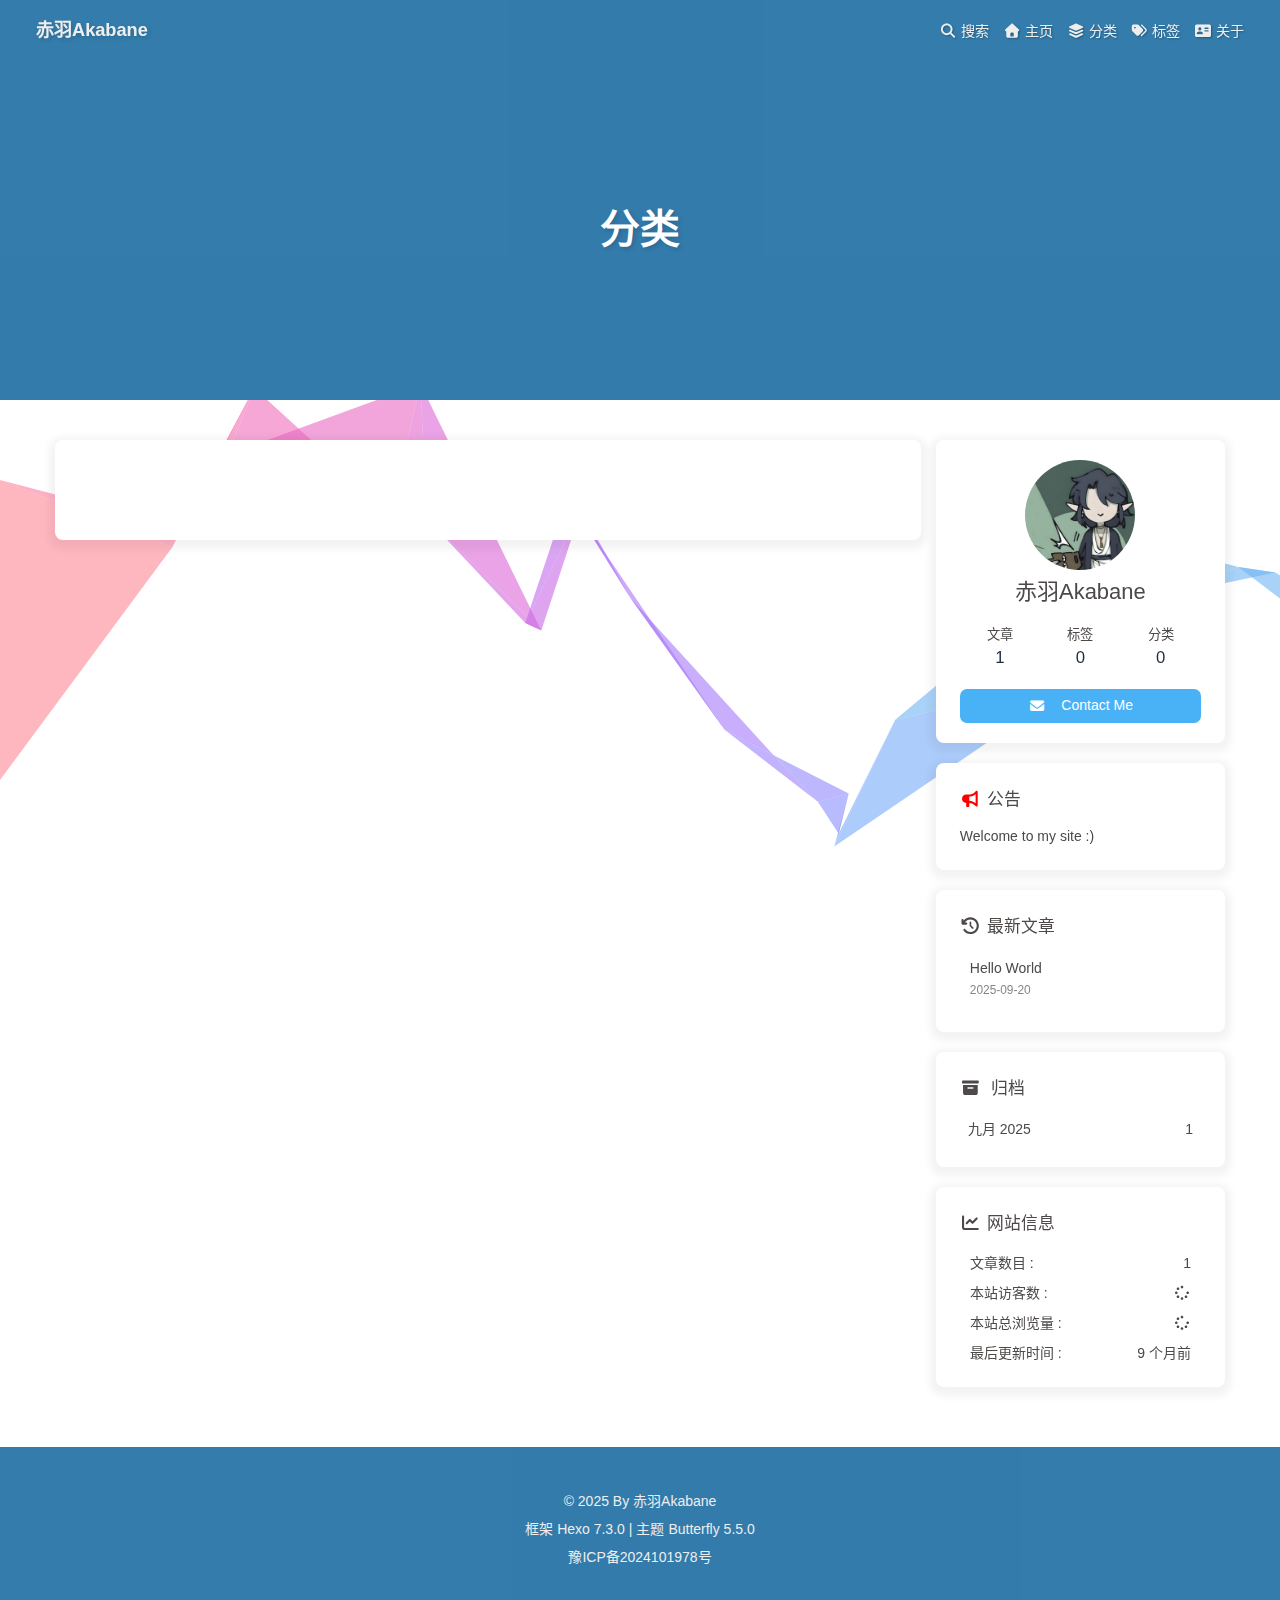
<file: categories/index.html>
<!DOCTYPE html><html lang="zh-CN" data-theme="light"><head><meta charset="UTF-8"><meta http-equiv="X-UA-Compatible" content="IE=edge"><meta name="viewport" content="width=device-width, initial-scale=1.0,viewport-fit=cover"><title>分类 | 赤羽Akabane</title><meta name="author" content="赤羽Akabane"><meta name="copyright" content="赤羽Akabane"><meta name="format-detection" content="telephone=no"><meta name="theme-color" content="#ffffff"><meta property="og:type" content="website">
<meta property="og:title" content="分类">
<meta property="og:url" content="https://www.akabane.cn/categories/">
<meta property="og:site_name" content="赤羽Akabane">
<meta property="og:locale" content="zh_CN">
<meta property="og:image" content="https://www.akabane.cn/img/avatar.png">
<meta property="article:published_time" content="2025-09-20T06:12:25.000Z">
<meta property="article:modified_time" content="2025-09-20T06:12:42.823Z">
<meta property="article:author" content="赤羽Akabane">
<meta name="twitter:card" content="summary">
<meta name="twitter:image" content="https://www.akabane.cn/img/avatar.png"><script type="application/ld+json"></script><link rel="shortcut icon" href="/img/favicon.png"><link rel="canonical" href="https://www.akabane.cn/categories/"><link rel="preconnect"/><link rel="preconnect" href="//busuanzi.ibruce.info"/><link rel="stylesheet" href="/css/index.css"><link rel="stylesheet" href="/pluginsSrc/@fortawesome/fontawesome-free/css/all.min.css"><script>
    (() => {
      
    const saveToLocal = {
      set: (key, value, ttl) => {
        if (!ttl) return
        const expiry = Date.now() + ttl * 86400000
        localStorage.setItem(key, JSON.stringify({ value, expiry }))
      },
      get: key => {
        const itemStr = localStorage.getItem(key)
        if (!itemStr) return undefined
        const { value, expiry } = JSON.parse(itemStr)
        if (Date.now() > expiry) {
          localStorage.removeItem(key)
          return undefined
        }
        return value
      }
    }

    window.btf = {
      saveToLocal,
      getScript: (url, attr = {}) => new Promise((resolve, reject) => {
        const script = document.createElement('script')
        script.src = url
        script.async = true
        Object.entries(attr).forEach(([key, val]) => script.setAttribute(key, val))
        script.onload = script.onreadystatechange = () => {
          if (!script.readyState || /loaded|complete/.test(script.readyState)) resolve()
        }
        script.onerror = reject
        document.head.appendChild(script)
      }),
      getCSS: (url, id) => new Promise((resolve, reject) => {
        const link = document.createElement('link')
        link.rel = 'stylesheet'
        link.href = url
        if (id) link.id = id
        link.onload = link.onreadystatechange = () => {
          if (!link.readyState || /loaded|complete/.test(link.readyState)) resolve()
        }
        link.onerror = reject
        document.head.appendChild(link)
      }),
      addGlobalFn: (key, fn, name = false, parent = window) => {
        if (!false && key.startsWith('pjax')) return
        const globalFn = parent.globalFn || {}
        globalFn[key] = globalFn[key] || {}
        globalFn[key][name || Object.keys(globalFn[key]).length] = fn
        parent.globalFn = globalFn
      }
    }
  
      
      const activateDarkMode = () => {
        document.documentElement.setAttribute('data-theme', 'dark')
        if (document.querySelector('meta[name="theme-color"]') !== null) {
          document.querySelector('meta[name="theme-color"]').setAttribute('content', '#0d0d0d')
        }
      }
      const activateLightMode = () => {
        document.documentElement.setAttribute('data-theme', 'light')
        if (document.querySelector('meta[name="theme-color"]') !== null) {
          document.querySelector('meta[name="theme-color"]').setAttribute('content', '#ffffff')
        }
      }

      btf.activateDarkMode = activateDarkMode
      btf.activateLightMode = activateLightMode

      const theme = saveToLocal.get('theme')
    
          theme === 'dark' ? activateDarkMode() : theme === 'light' ? activateLightMode() : null
        
      
      const asideStatus = saveToLocal.get('aside-status')
      if (asideStatus !== undefined) {
        document.documentElement.classList.toggle('hide-aside', asideStatus === 'hide')
      }
    
      
    const detectApple = () => {
      if (/iPad|iPhone|iPod|Macintosh/.test(navigator.userAgent)) {
        document.documentElement.classList.add('apple')
      }
    }
    detectApple()
  
    })()
  </script><script>const GLOBAL_CONFIG = {
  root: '/',
  algolia: undefined,
  localSearch: {"path":"/search.json","preload":false,"top_n_per_article":1,"unescape":false,"pagination":{"enable":false,"hitsPerPage":8},"languages":{"hits_empty":"未找到符合您查询的内容：${query}","hits_stats":"共找到 ${hits} 篇文章"}},
  translate: undefined,
  highlight: {"plugin":"highlight.js","highlightCopy":true,"highlightLang":true,"highlightHeightLimit":false,"highlightFullpage":false,"highlightMacStyle":false},
  copy: {
    success: '复制成功',
    error: '复制失败',
    noSupport: '浏览器不支持'
  },
  relativeDate: {
    homepage: false,
    post: false
  },
  runtime: '',
  dateSuffix: {
    just: '刚刚',
    min: '分钟前',
    hour: '小时前',
    day: '天前',
    month: '个月前'
  },
  copyright: undefined,
  lightbox: 'null',
  Snackbar: undefined,
  infinitegrid: {
    js: '/pluginsSrc/@egjs/infinitegrid/dist/infinitegrid.min.js',
    buttonText: '加载更多'
  },
  isPhotoFigcaption: false,
  islazyloadPlugin: false,
  isAnchor: false,
  percent: {
    toc: true,
    rightside: false,
  },
  autoDarkmode: false
}</script><script id="config-diff">var GLOBAL_CONFIG_SITE = {
  title: '分类',
  isHighlightShrink: false,
  isToc: false,
  pageType: 'page'
}</script><meta name="generator" content="Hexo 7.3.0"></head><body><div id="sidebar"><div id="menu-mask"></div><div id="sidebar-menus"><div class="avatar-img text-center"><img src="/img/avatar.png" onerror="this.onerror=null;this.src='/img/friend_404.gif'" alt="avatar"/></div><div class="site-data text-center"><a href="/archives/"><div class="headline">文章</div><div class="length-num">1</div></a><a href="/tags/"><div class="headline">标签</div><div class="length-num">0</div></a><a href="/categories/"><div class="headline">分类</div><div class="length-num">0</div></a></div><div class="menus_items"><div class="menus_item"><a class="site-page" href="/"><i class="fa-fw fas fa-home"></i><span> 主页</span></a></div><div class="menus_item"><a class="site-page" href="/categories/"><i class="fa-fw fas fa-layer-group"></i><span> 分类</span></a></div><div class="menus_item"><a class="site-page" href="/tags/"><i class="fa-fw fas fa-tags"></i><span> 标签</span></a></div><div class="menus_item"><a class="site-page" href="/about/"><i class="fa-fw fas fa-address-card"></i><span> 关于</span></a></div></div></div></div><div class="page type-categories" id="body-wrap"><header class="not-home-page" id="page-header"><nav id="nav"><span id="blog-info"><a class="nav-site-title" href="/"><span class="site-name">赤羽Akabane</span></a></span><div id="menus"><div id="search-button"><span class="site-page social-icon search"><i class="fas fa-search fa-fw"></i><span> 搜索</span></span></div><div class="menus_items"><div class="menus_item"><a class="site-page" href="/"><i class="fa-fw fas fa-home"></i><span> 主页</span></a></div><div class="menus_item"><a class="site-page" href="/categories/"><i class="fa-fw fas fa-layer-group"></i><span> 分类</span></a></div><div class="menus_item"><a class="site-page" href="/tags/"><i class="fa-fw fas fa-tags"></i><span> 标签</span></a></div><div class="menus_item"><a class="site-page" href="/about/"><i class="fa-fw fas fa-address-card"></i><span> 关于</span></a></div></div><div id="toggle-menu"><span class="site-page"><i class="fas fa-bars fa-fw"></i></span></div></div></nav><div id="page-site-info"><h1 id="site-title">分类</h1></div></header><main class="layout" id="content-inner"><div id="page"><div class="category-lists"></div></div><div class="aside-content" id="aside-content"><div class="card-widget card-info text-center"><div class="avatar-img"><img src="/img/avatar.png" onerror="this.onerror=null;this.src='/img/friend_404.gif'" alt="avatar"/></div><div class="author-info-name">赤羽Akabane</div><div class="author-info-description"></div><div class="site-data"><a href="/archives/"><div class="headline">文章</div><div class="length-num">1</div></a><a href="/tags/"><div class="headline">标签</div><div class="length-num">0</div></a><a href="/categories/"><div class="headline">分类</div><div class="length-num">0</div></a></div><a id="card-info-btn" href="mailto:admin@akabane.cn"><i class="fas fa-envelope"></i><span>Contact Me</span></a></div><div class="card-widget card-announcement"><div class="item-headline"><i class="fas fa-bullhorn fa-shake"></i><span>公告</span></div><div class="announcement_content">Welcome to my site :)</div></div><div class="sticky_layout"><div class="card-widget card-recent-post"><div class="item-headline"><i class="fas fa-history"></i><span>最新文章</span></div><div class="aside-list"><div class="aside-list-item no-cover"><div class="content"><a class="title" href="/posts/hello-world.html" title="Hello World">Hello World</a><time datetime="2025-09-20T05:57:55.779Z" title="发表于 2025-09-20 13:57:55">2025-09-20</time></div></div></div></div><div class="card-widget card-archives">
    <div class="item-headline">
      <i class="fas fa-archive"></i>
      <span>归档</span>
      
    </div>
  
    <ul class="card-archive-list">
      
        <li class="card-archive-list-item">
          <a class="card-archive-list-link" href="/archives/2025/09/">
            <span class="card-archive-list-date">
              九月 2025
            </span>
            <span class="card-archive-list-count">1</span>
          </a>
        </li>
      
    </ul>
  </div><div class="card-widget card-webinfo"><div class="item-headline"><i class="fas fa-chart-line"></i><span>网站信息</span></div><div class="webinfo"><div class="webinfo-item"><div class="item-name">文章数目 :</div><div class="item-count">1</div></div><div class="webinfo-item"><div class="item-name">本站访客数 :</div><div class="item-count" id="busuanzi_value_site_uv"><i class="fa-solid fa-spinner fa-spin"></i></div></div><div class="webinfo-item"><div class="item-name">本站总浏览量 :</div><div class="item-count" id="busuanzi_value_site_pv"><i class="fa-solid fa-spinner fa-spin"></i></div></div><div class="webinfo-item"><div class="item-name">最后更新时间 :</div><div class="item-count" id="last-push-date" data-lastPushDate="2025-10-05T13:36:48.781Z"><i class="fa-solid fa-spinner fa-spin"></i></div></div></div></div></div></div></main><footer id="footer"><div class="footer-other"><div class="footer-copyright"><span class="copyright">&copy;&nbsp;2025 By 赤羽Akabane</span><span class="framework-info"><span>框架 </span><a target="_blank" rel="noopener" href="https://hexo.io">Hexo 7.3.0</a><span class="footer-separator">|</span><span>主题 </span><a target="_blank" rel="noopener" href="https://github.com/jerryc127/hexo-theme-butterfly">Butterfly 5.5.0</a></span></div><div class="footer_custom_text"><a target="_blank" rel="noopener" href="https://beian.miit.gov.cn/#/home">豫ICP备2024101978号</a></div></div></footer></div><div id="rightside"><div id="rightside-config-hide"><button id="darkmode" type="button" title="日间和夜间模式切换"><i class="fas fa-adjust"></i></button><button id="hide-aside-btn" type="button" title="单栏和双栏切换"><i class="fas fa-arrows-alt-h"></i></button></div><div id="rightside-config-show"><button id="rightside-config" type="button" title="设置"><i class="fas fa-cog fa-spin"></i></button><button id="go-up" type="button" title="回到顶部"><span class="scroll-percent"></span><i class="fas fa-arrow-up"></i></button></div></div><div><script src="/js/utils.js"></script><script src="/js/main.js"></script><div class="js-pjax"></div><script defer="defer" id="ribbon" src="/pluginsSrc/butterfly-extsrc/dist/canvas-ribbon.min.js" size="150" alpha="0.6" zIndex="-1" mobile="true" data-click="true"></script><script async data-pjax src="//busuanzi.ibruce.info/busuanzi/2.3/busuanzi.pure.mini.js"></script><div id="local-search"><div class="search-dialog"><nav class="search-nav"><span class="search-dialog-title">搜索</span><i class="fas fa-spinner fa-pulse" id="loading-status" hidden="hidden"></i><button class="search-close-button"><i class="fas fa-times"></i></button></nav><div class="text-center" id="loading-database"><i class="fas fa-spinner fa-pulse"></i><span>  数据加载中</span></div><div class="local-search-input"><input placeholder="搜索文章" type="text"/></div><hr/><div id="local-search-results"></div><div class="ais-Pagination" id="local-search-pagination" style="display:none;"><ul class="ais-Pagination-list"></ul></div><div id="local-search-stats"></div></div><div id="search-mask"></div><script src="/js/search/local-search.js"></script></div></div></body></html>
</file>
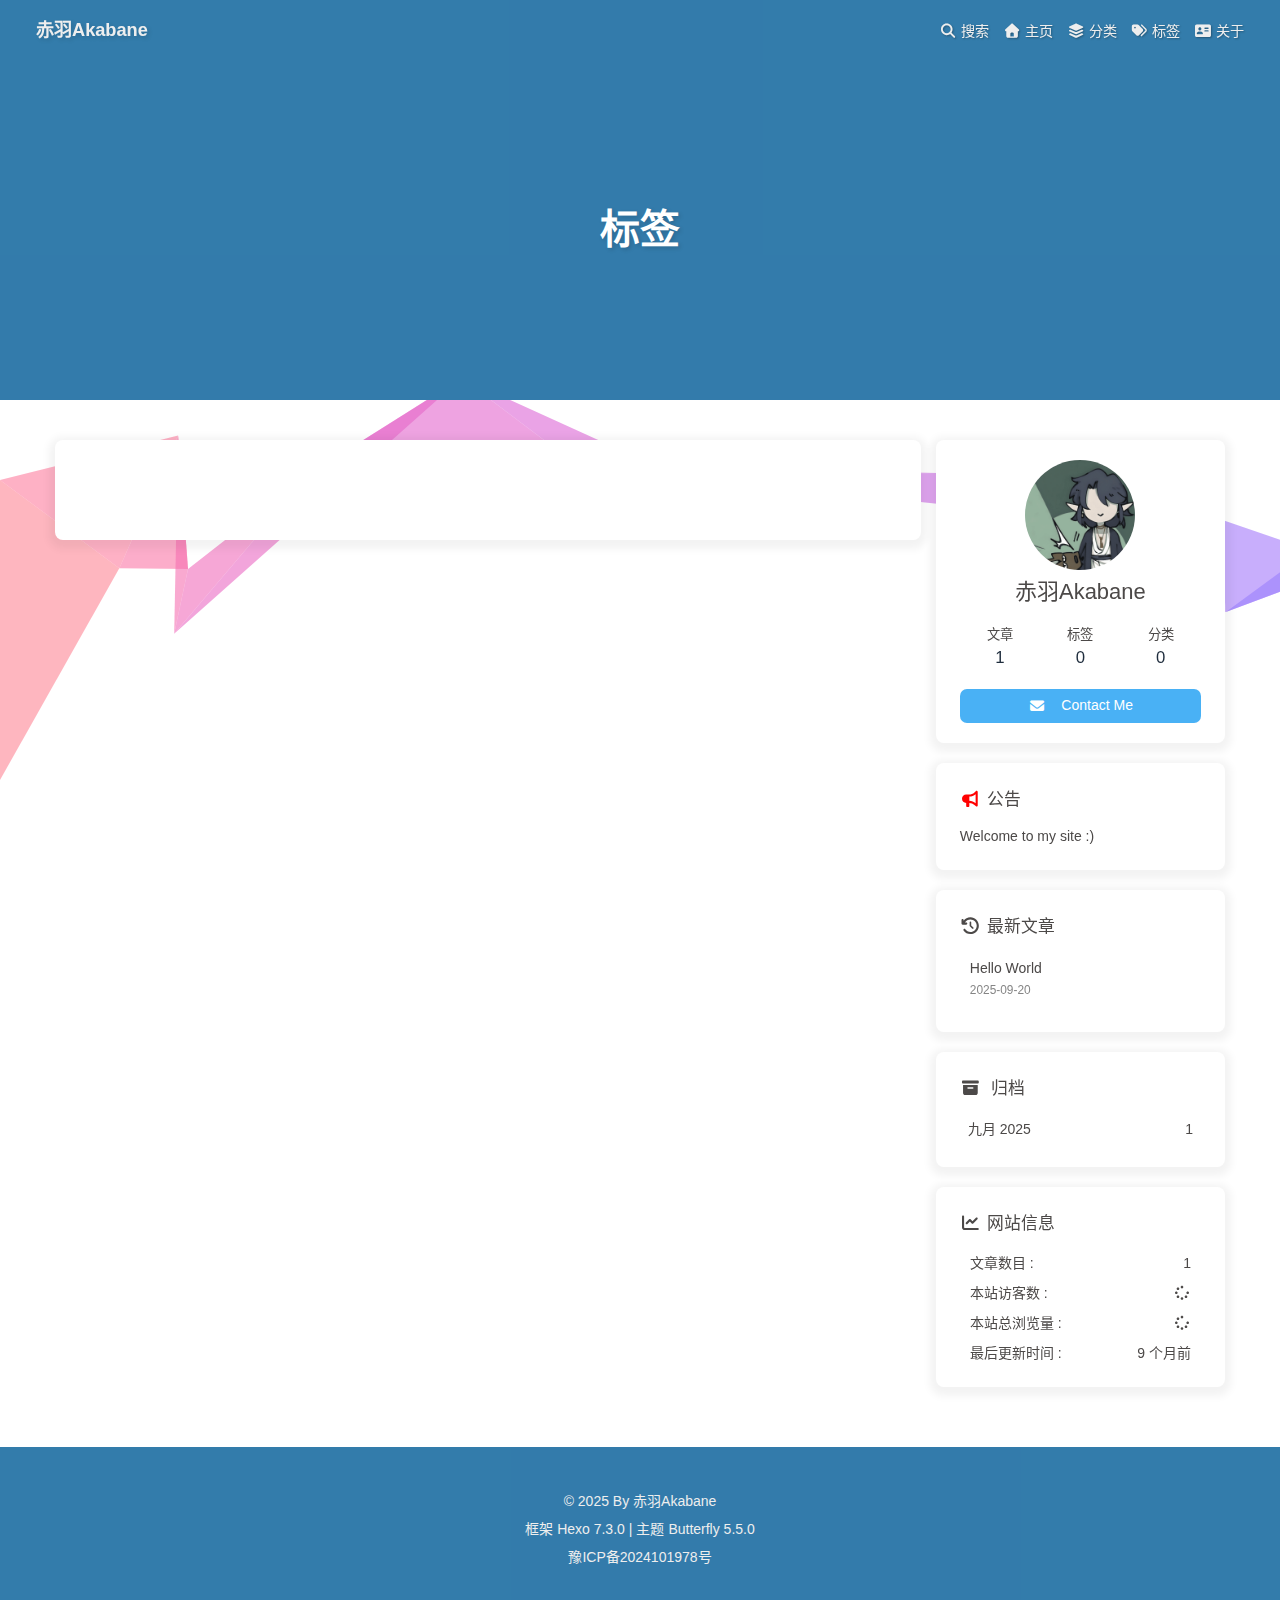
<file: tags/index.html>
<!DOCTYPE html><html lang="zh-CN" data-theme="light"><head><meta charset="UTF-8"><meta http-equiv="X-UA-Compatible" content="IE=edge"><meta name="viewport" content="width=device-width, initial-scale=1.0,viewport-fit=cover"><title>标签 | 赤羽Akabane</title><meta name="author" content="赤羽Akabane"><meta name="copyright" content="赤羽Akabane"><meta name="format-detection" content="telephone=no"><meta name="theme-color" content="#ffffff"><meta property="og:type" content="website">
<meta property="og:title" content="标签">
<meta property="og:url" content="https://www.akabane.cn/tags/">
<meta property="og:site_name" content="赤羽Akabane">
<meta property="og:locale" content="zh_CN">
<meta property="og:image" content="https://www.akabane.cn/img/avatar.png">
<meta property="article:published_time" content="2025-09-20T06:11:42.000Z">
<meta property="article:modified_time" content="2025-09-20T06:12:09.463Z">
<meta property="article:author" content="赤羽Akabane">
<meta name="twitter:card" content="summary">
<meta name="twitter:image" content="https://www.akabane.cn/img/avatar.png"><script type="application/ld+json"></script><link rel="shortcut icon" href="/img/favicon.png"><link rel="canonical" href="https://www.akabane.cn/tags/"><link rel="preconnect"/><link rel="preconnect" href="//busuanzi.ibruce.info"/><link rel="stylesheet" href="/css/index.css"><link rel="stylesheet" href="/pluginsSrc/@fortawesome/fontawesome-free/css/all.min.css"><script>
    (() => {
      
    const saveToLocal = {
      set: (key, value, ttl) => {
        if (!ttl) return
        const expiry = Date.now() + ttl * 86400000
        localStorage.setItem(key, JSON.stringify({ value, expiry }))
      },
      get: key => {
        const itemStr = localStorage.getItem(key)
        if (!itemStr) return undefined
        const { value, expiry } = JSON.parse(itemStr)
        if (Date.now() > expiry) {
          localStorage.removeItem(key)
          return undefined
        }
        return value
      }
    }

    window.btf = {
      saveToLocal,
      getScript: (url, attr = {}) => new Promise((resolve, reject) => {
        const script = document.createElement('script')
        script.src = url
        script.async = true
        Object.entries(attr).forEach(([key, val]) => script.setAttribute(key, val))
        script.onload = script.onreadystatechange = () => {
          if (!script.readyState || /loaded|complete/.test(script.readyState)) resolve()
        }
        script.onerror = reject
        document.head.appendChild(script)
      }),
      getCSS: (url, id) => new Promise((resolve, reject) => {
        const link = document.createElement('link')
        link.rel = 'stylesheet'
        link.href = url
        if (id) link.id = id
        link.onload = link.onreadystatechange = () => {
          if (!link.readyState || /loaded|complete/.test(link.readyState)) resolve()
        }
        link.onerror = reject
        document.head.appendChild(link)
      }),
      addGlobalFn: (key, fn, name = false, parent = window) => {
        if (!false && key.startsWith('pjax')) return
        const globalFn = parent.globalFn || {}
        globalFn[key] = globalFn[key] || {}
        globalFn[key][name || Object.keys(globalFn[key]).length] = fn
        parent.globalFn = globalFn
      }
    }
  
      
      const activateDarkMode = () => {
        document.documentElement.setAttribute('data-theme', 'dark')
        if (document.querySelector('meta[name="theme-color"]') !== null) {
          document.querySelector('meta[name="theme-color"]').setAttribute('content', '#0d0d0d')
        }
      }
      const activateLightMode = () => {
        document.documentElement.setAttribute('data-theme', 'light')
        if (document.querySelector('meta[name="theme-color"]') !== null) {
          document.querySelector('meta[name="theme-color"]').setAttribute('content', '#ffffff')
        }
      }

      btf.activateDarkMode = activateDarkMode
      btf.activateLightMode = activateLightMode

      const theme = saveToLocal.get('theme')
    
          theme === 'dark' ? activateDarkMode() : theme === 'light' ? activateLightMode() : null
        
      
      const asideStatus = saveToLocal.get('aside-status')
      if (asideStatus !== undefined) {
        document.documentElement.classList.toggle('hide-aside', asideStatus === 'hide')
      }
    
      
    const detectApple = () => {
      if (/iPad|iPhone|iPod|Macintosh/.test(navigator.userAgent)) {
        document.documentElement.classList.add('apple')
      }
    }
    detectApple()
  
    })()
  </script><script>const GLOBAL_CONFIG = {
  root: '/',
  algolia: undefined,
  localSearch: {"path":"/search.json","preload":false,"top_n_per_article":1,"unescape":false,"pagination":{"enable":false,"hitsPerPage":8},"languages":{"hits_empty":"未找到符合您查询的内容：${query}","hits_stats":"共找到 ${hits} 篇文章"}},
  translate: undefined,
  highlight: {"plugin":"highlight.js","highlightCopy":true,"highlightLang":true,"highlightHeightLimit":false,"highlightFullpage":false,"highlightMacStyle":false},
  copy: {
    success: '复制成功',
    error: '复制失败',
    noSupport: '浏览器不支持'
  },
  relativeDate: {
    homepage: false,
    post: false
  },
  runtime: '',
  dateSuffix: {
    just: '刚刚',
    min: '分钟前',
    hour: '小时前',
    day: '天前',
    month: '个月前'
  },
  copyright: undefined,
  lightbox: 'null',
  Snackbar: undefined,
  infinitegrid: {
    js: '/pluginsSrc/@egjs/infinitegrid/dist/infinitegrid.min.js',
    buttonText: '加载更多'
  },
  isPhotoFigcaption: false,
  islazyloadPlugin: false,
  isAnchor: false,
  percent: {
    toc: true,
    rightside: false,
  },
  autoDarkmode: false
}</script><script id="config-diff">var GLOBAL_CONFIG_SITE = {
  title: '标签',
  isHighlightShrink: false,
  isToc: false,
  pageType: 'page'
}</script><meta name="generator" content="Hexo 7.3.0"></head><body><div id="sidebar"><div id="menu-mask"></div><div id="sidebar-menus"><div class="avatar-img text-center"><img src="/img/avatar.png" onerror="this.onerror=null;this.src='/img/friend_404.gif'" alt="avatar"/></div><div class="site-data text-center"><a href="/archives/"><div class="headline">文章</div><div class="length-num">1</div></a><a href="/tags/"><div class="headline">标签</div><div class="length-num">0</div></a><a href="/categories/"><div class="headline">分类</div><div class="length-num">0</div></a></div><div class="menus_items"><div class="menus_item"><a class="site-page" href="/"><i class="fa-fw fas fa-home"></i><span> 主页</span></a></div><div class="menus_item"><a class="site-page" href="/categories/"><i class="fa-fw fas fa-layer-group"></i><span> 分类</span></a></div><div class="menus_item"><a class="site-page" href="/tags/"><i class="fa-fw fas fa-tags"></i><span> 标签</span></a></div><div class="menus_item"><a class="site-page" href="/about/"><i class="fa-fw fas fa-address-card"></i><span> 关于</span></a></div></div></div></div><div class="page type-tags" id="body-wrap"><header class="not-home-page" id="page-header"><nav id="nav"><span id="blog-info"><a class="nav-site-title" href="/"><span class="site-name">赤羽Akabane</span></a></span><div id="menus"><div id="search-button"><span class="site-page social-icon search"><i class="fas fa-search fa-fw"></i><span> 搜索</span></span></div><div class="menus_items"><div class="menus_item"><a class="site-page" href="/"><i class="fa-fw fas fa-home"></i><span> 主页</span></a></div><div class="menus_item"><a class="site-page" href="/categories/"><i class="fa-fw fas fa-layer-group"></i><span> 分类</span></a></div><div class="menus_item"><a class="site-page" href="/tags/"><i class="fa-fw fas fa-tags"></i><span> 标签</span></a></div><div class="menus_item"><a class="site-page" href="/about/"><i class="fa-fw fas fa-address-card"></i><span> 关于</span></a></div></div><div id="toggle-menu"><span class="site-page"><i class="fas fa-bars fa-fw"></i></span></div></div></nav><div id="page-site-info"><h1 id="site-title">标签</h1></div></header><main class="layout" id="content-inner"><div id="page"><div class="tag-cloud-list text-center"></div></div><div class="aside-content" id="aside-content"><div class="card-widget card-info text-center"><div class="avatar-img"><img src="/img/avatar.png" onerror="this.onerror=null;this.src='/img/friend_404.gif'" alt="avatar"/></div><div class="author-info-name">赤羽Akabane</div><div class="author-info-description"></div><div class="site-data"><a href="/archives/"><div class="headline">文章</div><div class="length-num">1</div></a><a href="/tags/"><div class="headline">标签</div><div class="length-num">0</div></a><a href="/categories/"><div class="headline">分类</div><div class="length-num">0</div></a></div><a id="card-info-btn" href="mailto:admin@akabane.cn"><i class="fas fa-envelope"></i><span>Contact Me</span></a></div><div class="card-widget card-announcement"><div class="item-headline"><i class="fas fa-bullhorn fa-shake"></i><span>公告</span></div><div class="announcement_content">Welcome to my site :)</div></div><div class="sticky_layout"><div class="card-widget card-recent-post"><div class="item-headline"><i class="fas fa-history"></i><span>最新文章</span></div><div class="aside-list"><div class="aside-list-item no-cover"><div class="content"><a class="title" href="/posts/hello-world.html" title="Hello World">Hello World</a><time datetime="2025-09-20T05:57:55.779Z" title="发表于 2025-09-20 13:57:55">2025-09-20</time></div></div></div></div><div class="card-widget card-archives">
    <div class="item-headline">
      <i class="fas fa-archive"></i>
      <span>归档</span>
      
    </div>
  
    <ul class="card-archive-list">
      
        <li class="card-archive-list-item">
          <a class="card-archive-list-link" href="/archives/2025/09/">
            <span class="card-archive-list-date">
              九月 2025
            </span>
            <span class="card-archive-list-count">1</span>
          </a>
        </li>
      
    </ul>
  </div><div class="card-widget card-webinfo"><div class="item-headline"><i class="fas fa-chart-line"></i><span>网站信息</span></div><div class="webinfo"><div class="webinfo-item"><div class="item-name">文章数目 :</div><div class="item-count">1</div></div><div class="webinfo-item"><div class="item-name">本站访客数 :</div><div class="item-count" id="busuanzi_value_site_uv"><i class="fa-solid fa-spinner fa-spin"></i></div></div><div class="webinfo-item"><div class="item-name">本站总浏览量 :</div><div class="item-count" id="busuanzi_value_site_pv"><i class="fa-solid fa-spinner fa-spin"></i></div></div><div class="webinfo-item"><div class="item-name">最后更新时间 :</div><div class="item-count" id="last-push-date" data-lastPushDate="2025-10-05T13:36:48.781Z"><i class="fa-solid fa-spinner fa-spin"></i></div></div></div></div></div></div></main><footer id="footer"><div class="footer-other"><div class="footer-copyright"><span class="copyright">&copy;&nbsp;2025 By 赤羽Akabane</span><span class="framework-info"><span>框架 </span><a target="_blank" rel="noopener" href="https://hexo.io">Hexo 7.3.0</a><span class="footer-separator">|</span><span>主题 </span><a target="_blank" rel="noopener" href="https://github.com/jerryc127/hexo-theme-butterfly">Butterfly 5.5.0</a></span></div><div class="footer_custom_text"><a target="_blank" rel="noopener" href="https://beian.miit.gov.cn/#/home">豫ICP备2024101978号</a></div></div></footer></div><div id="rightside"><div id="rightside-config-hide"><button id="darkmode" type="button" title="日间和夜间模式切换"><i class="fas fa-adjust"></i></button><button id="hide-aside-btn" type="button" title="单栏和双栏切换"><i class="fas fa-arrows-alt-h"></i></button></div><div id="rightside-config-show"><button id="rightside-config" type="button" title="设置"><i class="fas fa-cog fa-spin"></i></button><button id="go-up" type="button" title="回到顶部"><span class="scroll-percent"></span><i class="fas fa-arrow-up"></i></button></div></div><div><script src="/js/utils.js"></script><script src="/js/main.js"></script><div class="js-pjax"></div><script defer="defer" id="ribbon" src="/pluginsSrc/butterfly-extsrc/dist/canvas-ribbon.min.js" size="150" alpha="0.6" zIndex="-1" mobile="true" data-click="true"></script><script async data-pjax src="//busuanzi.ibruce.info/busuanzi/2.3/busuanzi.pure.mini.js"></script><div id="local-search"><div class="search-dialog"><nav class="search-nav"><span class="search-dialog-title">搜索</span><i class="fas fa-spinner fa-pulse" id="loading-status" hidden="hidden"></i><button class="search-close-button"><i class="fas fa-times"></i></button></nav><div class="text-center" id="loading-database"><i class="fas fa-spinner fa-pulse"></i><span>  数据加载中</span></div><div class="local-search-input"><input placeholder="搜索文章" type="text"/></div><hr/><div id="local-search-results"></div><div class="ais-Pagination" id="local-search-pagination" style="display:none;"><ul class="ais-Pagination-list"></ul></div><div id="local-search-stats"></div></div><div id="search-mask"></div><script src="/js/search/local-search.js"></script></div></div></body></html>
</file>
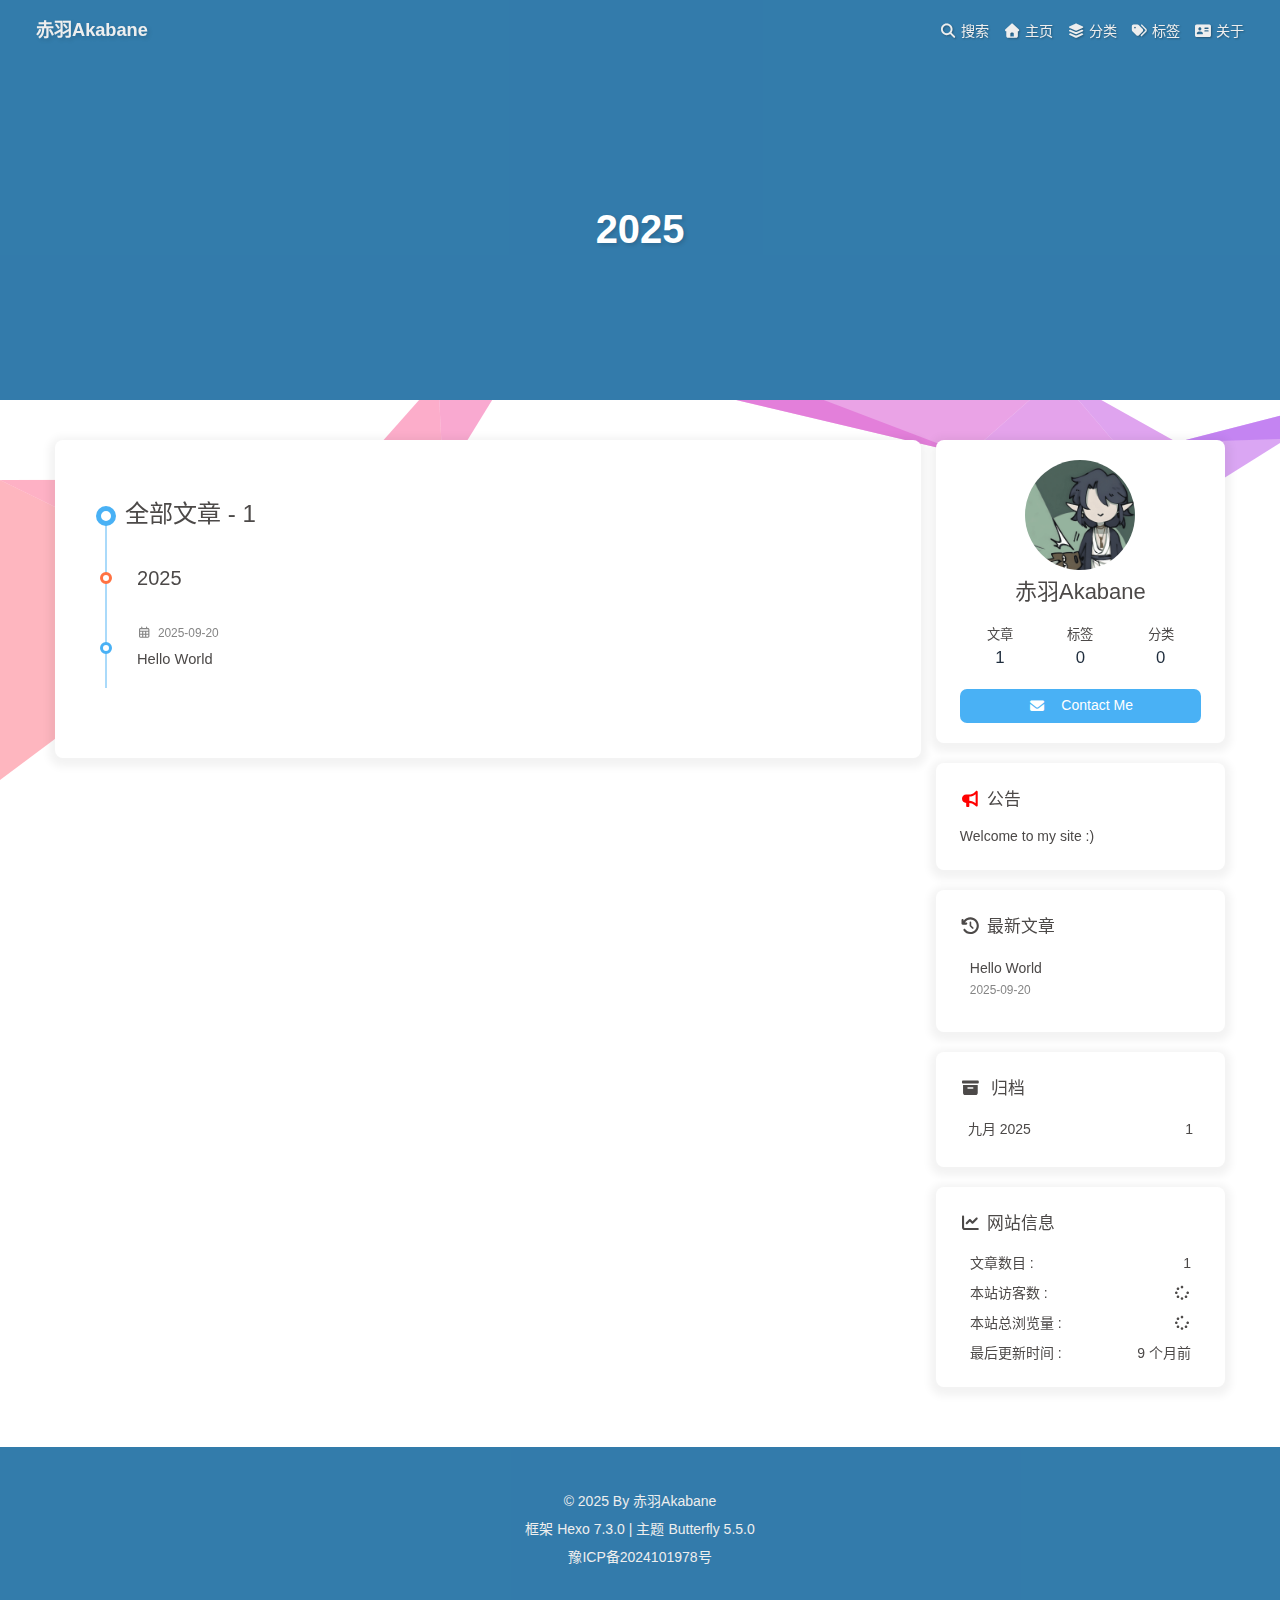
<file: archives/2025/index.html>
<!DOCTYPE html><html lang="zh-CN" data-theme="light"><head><meta charset="UTF-8"><meta http-equiv="X-UA-Compatible" content="IE=edge"><meta name="viewport" content="width=device-width, initial-scale=1.0,viewport-fit=cover"><title>2025 | 赤羽Akabane</title><meta name="author" content="赤羽Akabane"><meta name="copyright" content="赤羽Akabane"><meta name="format-detection" content="telephone=no"><meta name="theme-color" content="#ffffff"><meta property="og:type" content="website">
<meta property="og:title" content="2025">
<meta property="og:url" content="https://www.akabane.cn/archives/2025/">
<meta property="og:site_name" content="赤羽Akabane">
<meta property="og:locale" content="zh_CN">
<meta property="og:image" content="https://www.akabane.cn/img/avatar.png">
<meta property="article:author" content="赤羽Akabane">
<meta name="twitter:card" content="summary">
<meta name="twitter:image" content="https://www.akabane.cn/img/avatar.png"><script type="application/ld+json"></script><link rel="shortcut icon" href="/img/favicon.png"><link rel="canonical" href="https://www.akabane.cn/archives/2025/"><link rel="preconnect"/><link rel="preconnect" href="//busuanzi.ibruce.info"/><link rel="stylesheet" href="/css/index.css"><link rel="stylesheet" href="/pluginsSrc/@fortawesome/fontawesome-free/css/all.min.css"><script>
    (() => {
      
    const saveToLocal = {
      set: (key, value, ttl) => {
        if (!ttl) return
        const expiry = Date.now() + ttl * 86400000
        localStorage.setItem(key, JSON.stringify({ value, expiry }))
      },
      get: key => {
        const itemStr = localStorage.getItem(key)
        if (!itemStr) return undefined
        const { value, expiry } = JSON.parse(itemStr)
        if (Date.now() > expiry) {
          localStorage.removeItem(key)
          return undefined
        }
        return value
      }
    }

    window.btf = {
      saveToLocal,
      getScript: (url, attr = {}) => new Promise((resolve, reject) => {
        const script = document.createElement('script')
        script.src = url
        script.async = true
        Object.entries(attr).forEach(([key, val]) => script.setAttribute(key, val))
        script.onload = script.onreadystatechange = () => {
          if (!script.readyState || /loaded|complete/.test(script.readyState)) resolve()
        }
        script.onerror = reject
        document.head.appendChild(script)
      }),
      getCSS: (url, id) => new Promise((resolve, reject) => {
        const link = document.createElement('link')
        link.rel = 'stylesheet'
        link.href = url
        if (id) link.id = id
        link.onload = link.onreadystatechange = () => {
          if (!link.readyState || /loaded|complete/.test(link.readyState)) resolve()
        }
        link.onerror = reject
        document.head.appendChild(link)
      }),
      addGlobalFn: (key, fn, name = false, parent = window) => {
        if (!false && key.startsWith('pjax')) return
        const globalFn = parent.globalFn || {}
        globalFn[key] = globalFn[key] || {}
        globalFn[key][name || Object.keys(globalFn[key]).length] = fn
        parent.globalFn = globalFn
      }
    }
  
      
      const activateDarkMode = () => {
        document.documentElement.setAttribute('data-theme', 'dark')
        if (document.querySelector('meta[name="theme-color"]') !== null) {
          document.querySelector('meta[name="theme-color"]').setAttribute('content', '#0d0d0d')
        }
      }
      const activateLightMode = () => {
        document.documentElement.setAttribute('data-theme', 'light')
        if (document.querySelector('meta[name="theme-color"]') !== null) {
          document.querySelector('meta[name="theme-color"]').setAttribute('content', '#ffffff')
        }
      }

      btf.activateDarkMode = activateDarkMode
      btf.activateLightMode = activateLightMode

      const theme = saveToLocal.get('theme')
    
          theme === 'dark' ? activateDarkMode() : theme === 'light' ? activateLightMode() : null
        
      
      const asideStatus = saveToLocal.get('aside-status')
      if (asideStatus !== undefined) {
        document.documentElement.classList.toggle('hide-aside', asideStatus === 'hide')
      }
    
      
    const detectApple = () => {
      if (/iPad|iPhone|iPod|Macintosh/.test(navigator.userAgent)) {
        document.documentElement.classList.add('apple')
      }
    }
    detectApple()
  
    })()
  </script><script>const GLOBAL_CONFIG = {
  root: '/',
  algolia: undefined,
  localSearch: {"path":"/search.json","preload":false,"top_n_per_article":1,"unescape":false,"pagination":{"enable":false,"hitsPerPage":8},"languages":{"hits_empty":"未找到符合您查询的内容：${query}","hits_stats":"共找到 ${hits} 篇文章"}},
  translate: undefined,
  highlight: {"plugin":"highlight.js","highlightCopy":true,"highlightLang":true,"highlightHeightLimit":false,"highlightFullpage":false,"highlightMacStyle":false},
  copy: {
    success: '复制成功',
    error: '复制失败',
    noSupport: '浏览器不支持'
  },
  relativeDate: {
    homepage: false,
    post: false
  },
  runtime: '',
  dateSuffix: {
    just: '刚刚',
    min: '分钟前',
    hour: '小时前',
    day: '天前',
    month: '个月前'
  },
  copyright: undefined,
  lightbox: 'null',
  Snackbar: undefined,
  infinitegrid: {
    js: '/pluginsSrc/@egjs/infinitegrid/dist/infinitegrid.min.js',
    buttonText: '加载更多'
  },
  isPhotoFigcaption: false,
  islazyloadPlugin: false,
  isAnchor: false,
  percent: {
    toc: true,
    rightside: false,
  },
  autoDarkmode: false
}</script><script id="config-diff">var GLOBAL_CONFIG_SITE = {
  title: '2025',
  isHighlightShrink: false,
  isToc: false,
  pageType: 'archive'
}</script><meta name="generator" content="Hexo 7.3.0"></head><body><div id="sidebar"><div id="menu-mask"></div><div id="sidebar-menus"><div class="avatar-img text-center"><img src="/img/avatar.png" onerror="this.onerror=null;this.src='/img/friend_404.gif'" alt="avatar"/></div><div class="site-data text-center"><a href="/archives/"><div class="headline">文章</div><div class="length-num">1</div></a><a href="/tags/"><div class="headline">标签</div><div class="length-num">0</div></a><a href="/categories/"><div class="headline">分类</div><div class="length-num">0</div></a></div><div class="menus_items"><div class="menus_item"><a class="site-page" href="/"><i class="fa-fw fas fa-home"></i><span> 主页</span></a></div><div class="menus_item"><a class="site-page" href="/categories/"><i class="fa-fw fas fa-layer-group"></i><span> 分类</span></a></div><div class="menus_item"><a class="site-page" href="/tags/"><i class="fa-fw fas fa-tags"></i><span> 标签</span></a></div><div class="menus_item"><a class="site-page" href="/about/"><i class="fa-fw fas fa-address-card"></i><span> 关于</span></a></div></div></div></div><div class="page" id="body-wrap"><header class="not-home-page" id="page-header"><nav id="nav"><span id="blog-info"><a class="nav-site-title" href="/"><span class="site-name">赤羽Akabane</span></a></span><div id="menus"><div id="search-button"><span class="site-page social-icon search"><i class="fas fa-search fa-fw"></i><span> 搜索</span></span></div><div class="menus_items"><div class="menus_item"><a class="site-page" href="/"><i class="fa-fw fas fa-home"></i><span> 主页</span></a></div><div class="menus_item"><a class="site-page" href="/categories/"><i class="fa-fw fas fa-layer-group"></i><span> 分类</span></a></div><div class="menus_item"><a class="site-page" href="/tags/"><i class="fa-fw fas fa-tags"></i><span> 标签</span></a></div><div class="menus_item"><a class="site-page" href="/about/"><i class="fa-fw fas fa-address-card"></i><span> 关于</span></a></div></div><div id="toggle-menu"><span class="site-page"><i class="fas fa-bars fa-fw"></i></span></div></div></nav><div id="page-site-info"><h1 id="site-title">2025</h1></div></header><main class="layout" id="content-inner"><div id="archive"><div class="article-sort-title">全部文章 - 1</div><div class="article-sort"><div class="article-sort-item year">2025</div><div class="article-sort-item no-article-cover"><div class="article-sort-item-info"><div class="article-sort-item-time"><i class="far fa-calendar-alt"></i><time class="post-meta-date-created" datetime="2025-09-20T05:57:55.779Z" title="发表于 2025-09-20 13:57:55">2025-09-20</time></div><a class="article-sort-item-title" href="/posts/hello-world.html" title="Hello World">Hello World</a></div></div></div></div><div class="aside-content" id="aside-content"><div class="card-widget card-info text-center"><div class="avatar-img"><img src="/img/avatar.png" onerror="this.onerror=null;this.src='/img/friend_404.gif'" alt="avatar"/></div><div class="author-info-name">赤羽Akabane</div><div class="author-info-description"></div><div class="site-data"><a href="/archives/"><div class="headline">文章</div><div class="length-num">1</div></a><a href="/tags/"><div class="headline">标签</div><div class="length-num">0</div></a><a href="/categories/"><div class="headline">分类</div><div class="length-num">0</div></a></div><a id="card-info-btn" href="mailto:admin@akabane.cn"><i class="fas fa-envelope"></i><span>Contact Me</span></a></div><div class="card-widget card-announcement"><div class="item-headline"><i class="fas fa-bullhorn fa-shake"></i><span>公告</span></div><div class="announcement_content">Welcome to my site :)</div></div><div class="sticky_layout"><div class="card-widget card-recent-post"><div class="item-headline"><i class="fas fa-history"></i><span>最新文章</span></div><div class="aside-list"><div class="aside-list-item no-cover"><div class="content"><a class="title" href="/posts/hello-world.html" title="Hello World">Hello World</a><time datetime="2025-09-20T05:57:55.779Z" title="发表于 2025-09-20 13:57:55">2025-09-20</time></div></div></div></div><div class="card-widget card-archives">
    <div class="item-headline">
      <i class="fas fa-archive"></i>
      <span>归档</span>
      
    </div>
  
    <ul class="card-archive-list">
      
        <li class="card-archive-list-item">
          <a class="card-archive-list-link" href="/archives/2025/09/">
            <span class="card-archive-list-date">
              九月 2025
            </span>
            <span class="card-archive-list-count">1</span>
          </a>
        </li>
      
    </ul>
  </div><div class="card-widget card-webinfo"><div class="item-headline"><i class="fas fa-chart-line"></i><span>网站信息</span></div><div class="webinfo"><div class="webinfo-item"><div class="item-name">文章数目 :</div><div class="item-count">1</div></div><div class="webinfo-item"><div class="item-name">本站访客数 :</div><div class="item-count" id="busuanzi_value_site_uv"><i class="fa-solid fa-spinner fa-spin"></i></div></div><div class="webinfo-item"><div class="item-name">本站总浏览量 :</div><div class="item-count" id="busuanzi_value_site_pv"><i class="fa-solid fa-spinner fa-spin"></i></div></div><div class="webinfo-item"><div class="item-name">最后更新时间 :</div><div class="item-count" id="last-push-date" data-lastPushDate="2025-10-05T13:36:48.781Z"><i class="fa-solid fa-spinner fa-spin"></i></div></div></div></div></div></div></main><footer id="footer"><div class="footer-other"><div class="footer-copyright"><span class="copyright">&copy;&nbsp;2025 By 赤羽Akabane</span><span class="framework-info"><span>框架 </span><a target="_blank" rel="noopener" href="https://hexo.io">Hexo 7.3.0</a><span class="footer-separator">|</span><span>主题 </span><a target="_blank" rel="noopener" href="https://github.com/jerryc127/hexo-theme-butterfly">Butterfly 5.5.0</a></span></div><div class="footer_custom_text"><a target="_blank" rel="noopener" href="https://beian.miit.gov.cn/#/home">豫ICP备2024101978号</a></div></div></footer></div><div id="rightside"><div id="rightside-config-hide"><button id="darkmode" type="button" title="日间和夜间模式切换"><i class="fas fa-adjust"></i></button><button id="hide-aside-btn" type="button" title="单栏和双栏切换"><i class="fas fa-arrows-alt-h"></i></button></div><div id="rightside-config-show"><button id="rightside-config" type="button" title="设置"><i class="fas fa-cog fa-spin"></i></button><button id="go-up" type="button" title="回到顶部"><span class="scroll-percent"></span><i class="fas fa-arrow-up"></i></button></div></div><div><script src="/js/utils.js"></script><script src="/js/main.js"></script><div class="js-pjax"></div><script defer="defer" id="ribbon" src="/pluginsSrc/butterfly-extsrc/dist/canvas-ribbon.min.js" size="150" alpha="0.6" zIndex="-1" mobile="true" data-click="true"></script><script async data-pjax src="//busuanzi.ibruce.info/busuanzi/2.3/busuanzi.pure.mini.js"></script><div id="local-search"><div class="search-dialog"><nav class="search-nav"><span class="search-dialog-title">搜索</span><i class="fas fa-spinner fa-pulse" id="loading-status" hidden="hidden"></i><button class="search-close-button"><i class="fas fa-times"></i></button></nav><div class="text-center" id="loading-database"><i class="fas fa-spinner fa-pulse"></i><span>  数据加载中</span></div><div class="local-search-input"><input placeholder="搜索文章" type="text"/></div><hr/><div id="local-search-results"></div><div class="ais-Pagination" id="local-search-pagination" style="display:none;"><ul class="ais-Pagination-list"></ul></div><div id="local-search-stats"></div></div><div id="search-mask"></div><script src="/js/search/local-search.js"></script></div></div></body></html>
</file>
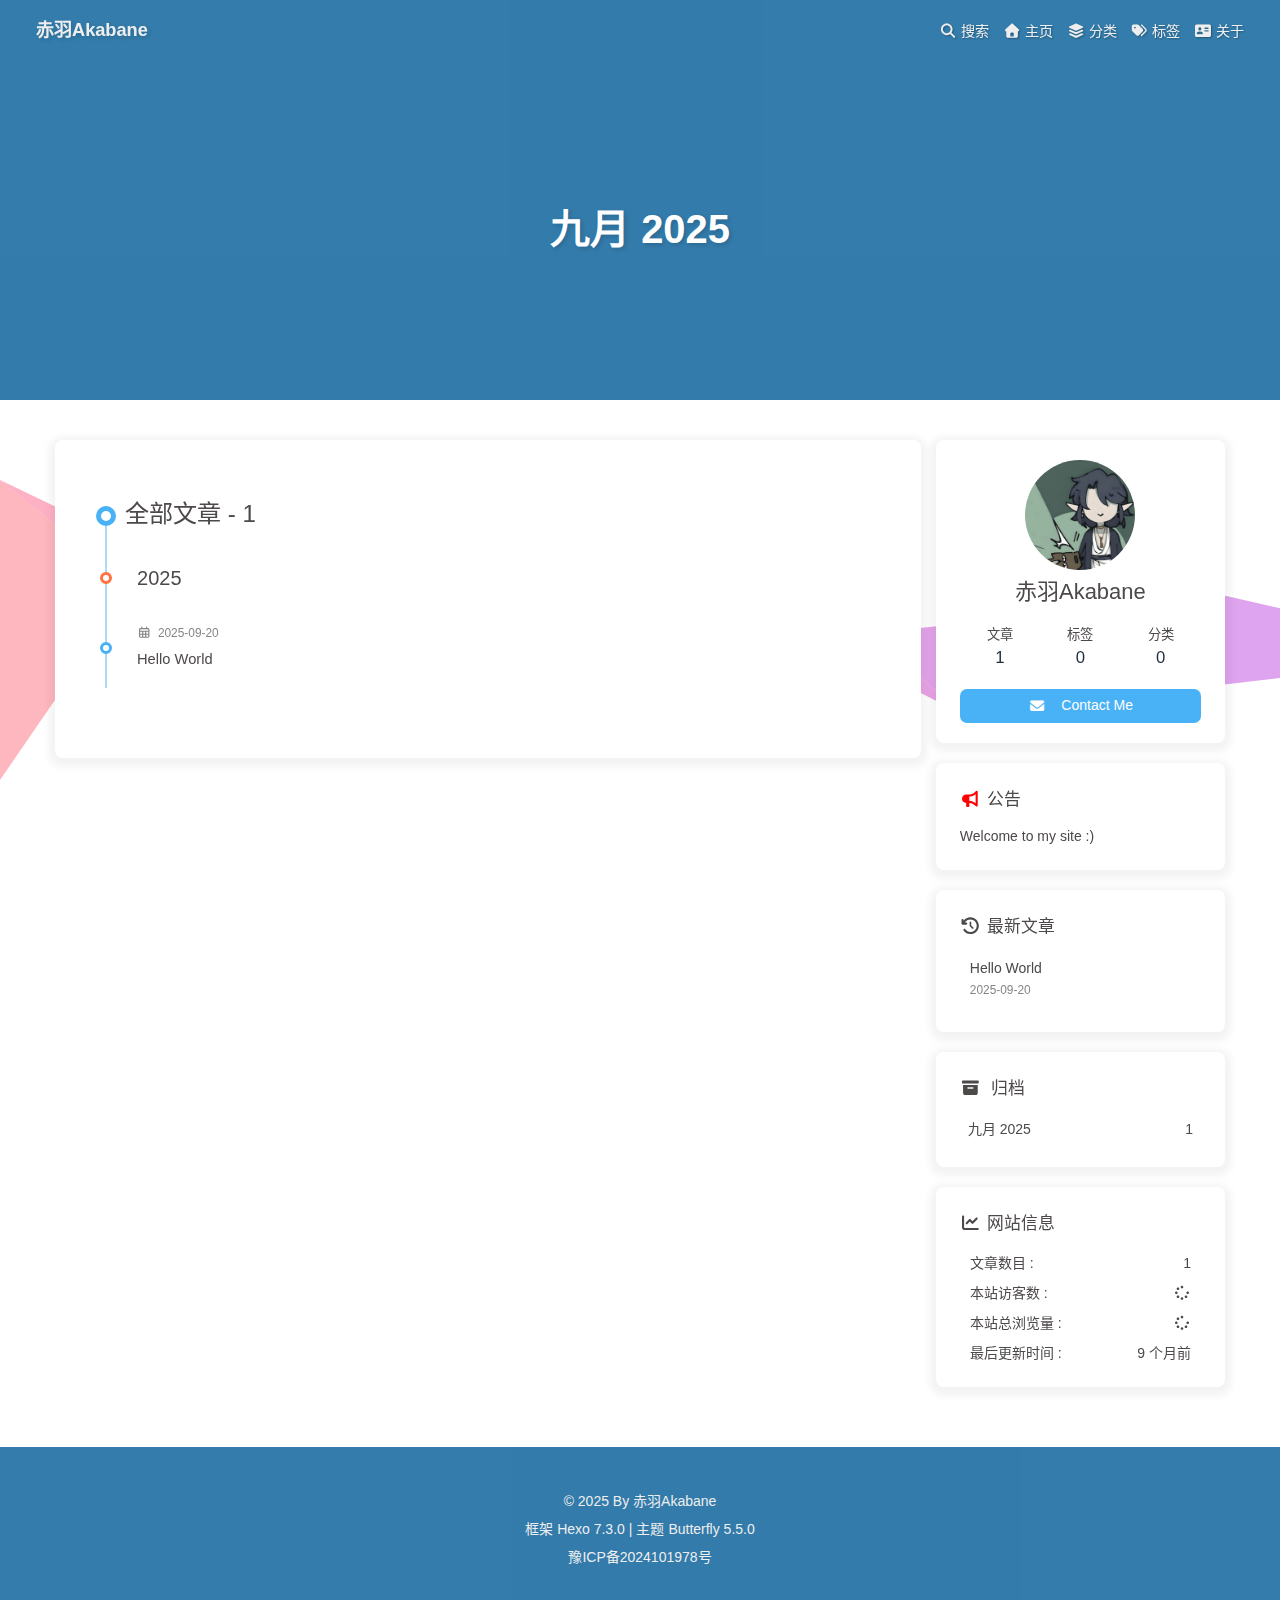
<file: archives/2025/09/index.html>
<!DOCTYPE html><html lang="zh-CN" data-theme="light"><head><meta charset="UTF-8"><meta http-equiv="X-UA-Compatible" content="IE=edge"><meta name="viewport" content="width=device-width, initial-scale=1.0,viewport-fit=cover"><title>九月 2025 | 赤羽Akabane</title><meta name="author" content="赤羽Akabane"><meta name="copyright" content="赤羽Akabane"><meta name="format-detection" content="telephone=no"><meta name="theme-color" content="#ffffff"><meta property="og:type" content="website">
<meta property="og:title" content="九月 2025">
<meta property="og:url" content="https://www.akabane.cn/archives/2025/09/">
<meta property="og:site_name" content="赤羽Akabane">
<meta property="og:locale" content="zh_CN">
<meta property="og:image" content="https://www.akabane.cn/img/avatar.png">
<meta property="article:author" content="赤羽Akabane">
<meta name="twitter:card" content="summary">
<meta name="twitter:image" content="https://www.akabane.cn/img/avatar.png"><script type="application/ld+json"></script><link rel="shortcut icon" href="/img/favicon.png"><link rel="canonical" href="https://www.akabane.cn/archives/2025/09/"><link rel="preconnect"/><link rel="preconnect" href="//busuanzi.ibruce.info"/><link rel="stylesheet" href="/css/index.css"><link rel="stylesheet" href="/pluginsSrc/@fortawesome/fontawesome-free/css/all.min.css"><script>
    (() => {
      
    const saveToLocal = {
      set: (key, value, ttl) => {
        if (!ttl) return
        const expiry = Date.now() + ttl * 86400000
        localStorage.setItem(key, JSON.stringify({ value, expiry }))
      },
      get: key => {
        const itemStr = localStorage.getItem(key)
        if (!itemStr) return undefined
        const { value, expiry } = JSON.parse(itemStr)
        if (Date.now() > expiry) {
          localStorage.removeItem(key)
          return undefined
        }
        return value
      }
    }

    window.btf = {
      saveToLocal,
      getScript: (url, attr = {}) => new Promise((resolve, reject) => {
        const script = document.createElement('script')
        script.src = url
        script.async = true
        Object.entries(attr).forEach(([key, val]) => script.setAttribute(key, val))
        script.onload = script.onreadystatechange = () => {
          if (!script.readyState || /loaded|complete/.test(script.readyState)) resolve()
        }
        script.onerror = reject
        document.head.appendChild(script)
      }),
      getCSS: (url, id) => new Promise((resolve, reject) => {
        const link = document.createElement('link')
        link.rel = 'stylesheet'
        link.href = url
        if (id) link.id = id
        link.onload = link.onreadystatechange = () => {
          if (!link.readyState || /loaded|complete/.test(link.readyState)) resolve()
        }
        link.onerror = reject
        document.head.appendChild(link)
      }),
      addGlobalFn: (key, fn, name = false, parent = window) => {
        if (!false && key.startsWith('pjax')) return
        const globalFn = parent.globalFn || {}
        globalFn[key] = globalFn[key] || {}
        globalFn[key][name || Object.keys(globalFn[key]).length] = fn
        parent.globalFn = globalFn
      }
    }
  
      
      const activateDarkMode = () => {
        document.documentElement.setAttribute('data-theme', 'dark')
        if (document.querySelector('meta[name="theme-color"]') !== null) {
          document.querySelector('meta[name="theme-color"]').setAttribute('content', '#0d0d0d')
        }
      }
      const activateLightMode = () => {
        document.documentElement.setAttribute('data-theme', 'light')
        if (document.querySelector('meta[name="theme-color"]') !== null) {
          document.querySelector('meta[name="theme-color"]').setAttribute('content', '#ffffff')
        }
      }

      btf.activateDarkMode = activateDarkMode
      btf.activateLightMode = activateLightMode

      const theme = saveToLocal.get('theme')
    
          theme === 'dark' ? activateDarkMode() : theme === 'light' ? activateLightMode() : null
        
      
      const asideStatus = saveToLocal.get('aside-status')
      if (asideStatus !== undefined) {
        document.documentElement.classList.toggle('hide-aside', asideStatus === 'hide')
      }
    
      
    const detectApple = () => {
      if (/iPad|iPhone|iPod|Macintosh/.test(navigator.userAgent)) {
        document.documentElement.classList.add('apple')
      }
    }
    detectApple()
  
    })()
  </script><script>const GLOBAL_CONFIG = {
  root: '/',
  algolia: undefined,
  localSearch: {"path":"/search.json","preload":false,"top_n_per_article":1,"unescape":false,"pagination":{"enable":false,"hitsPerPage":8},"languages":{"hits_empty":"未找到符合您查询的内容：${query}","hits_stats":"共找到 ${hits} 篇文章"}},
  translate: undefined,
  highlight: {"plugin":"highlight.js","highlightCopy":true,"highlightLang":true,"highlightHeightLimit":false,"highlightFullpage":false,"highlightMacStyle":false},
  copy: {
    success: '复制成功',
    error: '复制失败',
    noSupport: '浏览器不支持'
  },
  relativeDate: {
    homepage: false,
    post: false
  },
  runtime: '',
  dateSuffix: {
    just: '刚刚',
    min: '分钟前',
    hour: '小时前',
    day: '天前',
    month: '个月前'
  },
  copyright: undefined,
  lightbox: 'null',
  Snackbar: undefined,
  infinitegrid: {
    js: '/pluginsSrc/@egjs/infinitegrid/dist/infinitegrid.min.js',
    buttonText: '加载更多'
  },
  isPhotoFigcaption: false,
  islazyloadPlugin: false,
  isAnchor: false,
  percent: {
    toc: true,
    rightside: false,
  },
  autoDarkmode: false
}</script><script id="config-diff">var GLOBAL_CONFIG_SITE = {
  title: '九月 2025',
  isHighlightShrink: false,
  isToc: false,
  pageType: 'archive'
}</script><meta name="generator" content="Hexo 7.3.0"></head><body><div id="sidebar"><div id="menu-mask"></div><div id="sidebar-menus"><div class="avatar-img text-center"><img src="/img/avatar.png" onerror="this.onerror=null;this.src='/img/friend_404.gif'" alt="avatar"/></div><div class="site-data text-center"><a href="/archives/"><div class="headline">文章</div><div class="length-num">1</div></a><a href="/tags/"><div class="headline">标签</div><div class="length-num">0</div></a><a href="/categories/"><div class="headline">分类</div><div class="length-num">0</div></a></div><div class="menus_items"><div class="menus_item"><a class="site-page" href="/"><i class="fa-fw fas fa-home"></i><span> 主页</span></a></div><div class="menus_item"><a class="site-page" href="/categories/"><i class="fa-fw fas fa-layer-group"></i><span> 分类</span></a></div><div class="menus_item"><a class="site-page" href="/tags/"><i class="fa-fw fas fa-tags"></i><span> 标签</span></a></div><div class="menus_item"><a class="site-page" href="/about/"><i class="fa-fw fas fa-address-card"></i><span> 关于</span></a></div></div></div></div><div class="page" id="body-wrap"><header class="not-home-page" id="page-header"><nav id="nav"><span id="blog-info"><a class="nav-site-title" href="/"><span class="site-name">赤羽Akabane</span></a></span><div id="menus"><div id="search-button"><span class="site-page social-icon search"><i class="fas fa-search fa-fw"></i><span> 搜索</span></span></div><div class="menus_items"><div class="menus_item"><a class="site-page" href="/"><i class="fa-fw fas fa-home"></i><span> 主页</span></a></div><div class="menus_item"><a class="site-page" href="/categories/"><i class="fa-fw fas fa-layer-group"></i><span> 分类</span></a></div><div class="menus_item"><a class="site-page" href="/tags/"><i class="fa-fw fas fa-tags"></i><span> 标签</span></a></div><div class="menus_item"><a class="site-page" href="/about/"><i class="fa-fw fas fa-address-card"></i><span> 关于</span></a></div></div><div id="toggle-menu"><span class="site-page"><i class="fas fa-bars fa-fw"></i></span></div></div></nav><div id="page-site-info"><h1 id="site-title">九月 2025</h1></div></header><main class="layout" id="content-inner"><div id="archive"><div class="article-sort-title">全部文章 - 1</div><div class="article-sort"><div class="article-sort-item year">2025</div><div class="article-sort-item no-article-cover"><div class="article-sort-item-info"><div class="article-sort-item-time"><i class="far fa-calendar-alt"></i><time class="post-meta-date-created" datetime="2025-09-20T05:57:55.779Z" title="发表于 2025-09-20 13:57:55">2025-09-20</time></div><a class="article-sort-item-title" href="/posts/hello-world.html" title="Hello World">Hello World</a></div></div></div></div><div class="aside-content" id="aside-content"><div class="card-widget card-info text-center"><div class="avatar-img"><img src="/img/avatar.png" onerror="this.onerror=null;this.src='/img/friend_404.gif'" alt="avatar"/></div><div class="author-info-name">赤羽Akabane</div><div class="author-info-description"></div><div class="site-data"><a href="/archives/"><div class="headline">文章</div><div class="length-num">1</div></a><a href="/tags/"><div class="headline">标签</div><div class="length-num">0</div></a><a href="/categories/"><div class="headline">分类</div><div class="length-num">0</div></a></div><a id="card-info-btn" href="mailto:admin@akabane.cn"><i class="fas fa-envelope"></i><span>Contact Me</span></a></div><div class="card-widget card-announcement"><div class="item-headline"><i class="fas fa-bullhorn fa-shake"></i><span>公告</span></div><div class="announcement_content">Welcome to my site :)</div></div><div class="sticky_layout"><div class="card-widget card-recent-post"><div class="item-headline"><i class="fas fa-history"></i><span>最新文章</span></div><div class="aside-list"><div class="aside-list-item no-cover"><div class="content"><a class="title" href="/posts/hello-world.html" title="Hello World">Hello World</a><time datetime="2025-09-20T05:57:55.779Z" title="发表于 2025-09-20 13:57:55">2025-09-20</time></div></div></div></div><div class="card-widget card-archives">
    <div class="item-headline">
      <i class="fas fa-archive"></i>
      <span>归档</span>
      
    </div>
  
    <ul class="card-archive-list">
      
        <li class="card-archive-list-item">
          <a class="card-archive-list-link" href="/archives/2025/09/">
            <span class="card-archive-list-date">
              九月 2025
            </span>
            <span class="card-archive-list-count">1</span>
          </a>
        </li>
      
    </ul>
  </div><div class="card-widget card-webinfo"><div class="item-headline"><i class="fas fa-chart-line"></i><span>网站信息</span></div><div class="webinfo"><div class="webinfo-item"><div class="item-name">文章数目 :</div><div class="item-count">1</div></div><div class="webinfo-item"><div class="item-name">本站访客数 :</div><div class="item-count" id="busuanzi_value_site_uv"><i class="fa-solid fa-spinner fa-spin"></i></div></div><div class="webinfo-item"><div class="item-name">本站总浏览量 :</div><div class="item-count" id="busuanzi_value_site_pv"><i class="fa-solid fa-spinner fa-spin"></i></div></div><div class="webinfo-item"><div class="item-name">最后更新时间 :</div><div class="item-count" id="last-push-date" data-lastPushDate="2025-10-05T13:36:48.781Z"><i class="fa-solid fa-spinner fa-spin"></i></div></div></div></div></div></div></main><footer id="footer"><div class="footer-other"><div class="footer-copyright"><span class="copyright">&copy;&nbsp;2025 By 赤羽Akabane</span><span class="framework-info"><span>框架 </span><a target="_blank" rel="noopener" href="https://hexo.io">Hexo 7.3.0</a><span class="footer-separator">|</span><span>主题 </span><a target="_blank" rel="noopener" href="https://github.com/jerryc127/hexo-theme-butterfly">Butterfly 5.5.0</a></span></div><div class="footer_custom_text"><a target="_blank" rel="noopener" href="https://beian.miit.gov.cn/#/home">豫ICP备2024101978号</a></div></div></footer></div><div id="rightside"><div id="rightside-config-hide"><button id="darkmode" type="button" title="日间和夜间模式切换"><i class="fas fa-adjust"></i></button><button id="hide-aside-btn" type="button" title="单栏和双栏切换"><i class="fas fa-arrows-alt-h"></i></button></div><div id="rightside-config-show"><button id="rightside-config" type="button" title="设置"><i class="fas fa-cog fa-spin"></i></button><button id="go-up" type="button" title="回到顶部"><span class="scroll-percent"></span><i class="fas fa-arrow-up"></i></button></div></div><div><script src="/js/utils.js"></script><script src="/js/main.js"></script><div class="js-pjax"></div><script defer="defer" id="ribbon" src="/pluginsSrc/butterfly-extsrc/dist/canvas-ribbon.min.js" size="150" alpha="0.6" zIndex="-1" mobile="true" data-click="true"></script><script async data-pjax src="//busuanzi.ibruce.info/busuanzi/2.3/busuanzi.pure.mini.js"></script><div id="local-search"><div class="search-dialog"><nav class="search-nav"><span class="search-dialog-title">搜索</span><i class="fas fa-spinner fa-pulse" id="loading-status" hidden="hidden"></i><button class="search-close-button"><i class="fas fa-times"></i></button></nav><div class="text-center" id="loading-database"><i class="fas fa-spinner fa-pulse"></i><span>  数据加载中</span></div><div class="local-search-input"><input placeholder="搜索文章" type="text"/></div><hr/><div id="local-search-results"></div><div class="ais-Pagination" id="local-search-pagination" style="display:none;"><ul class="ais-Pagination-list"></ul></div><div id="local-search-stats"></div></div><div id="search-mask"></div><script src="/js/search/local-search.js"></script></div></div></body></html>
</file>
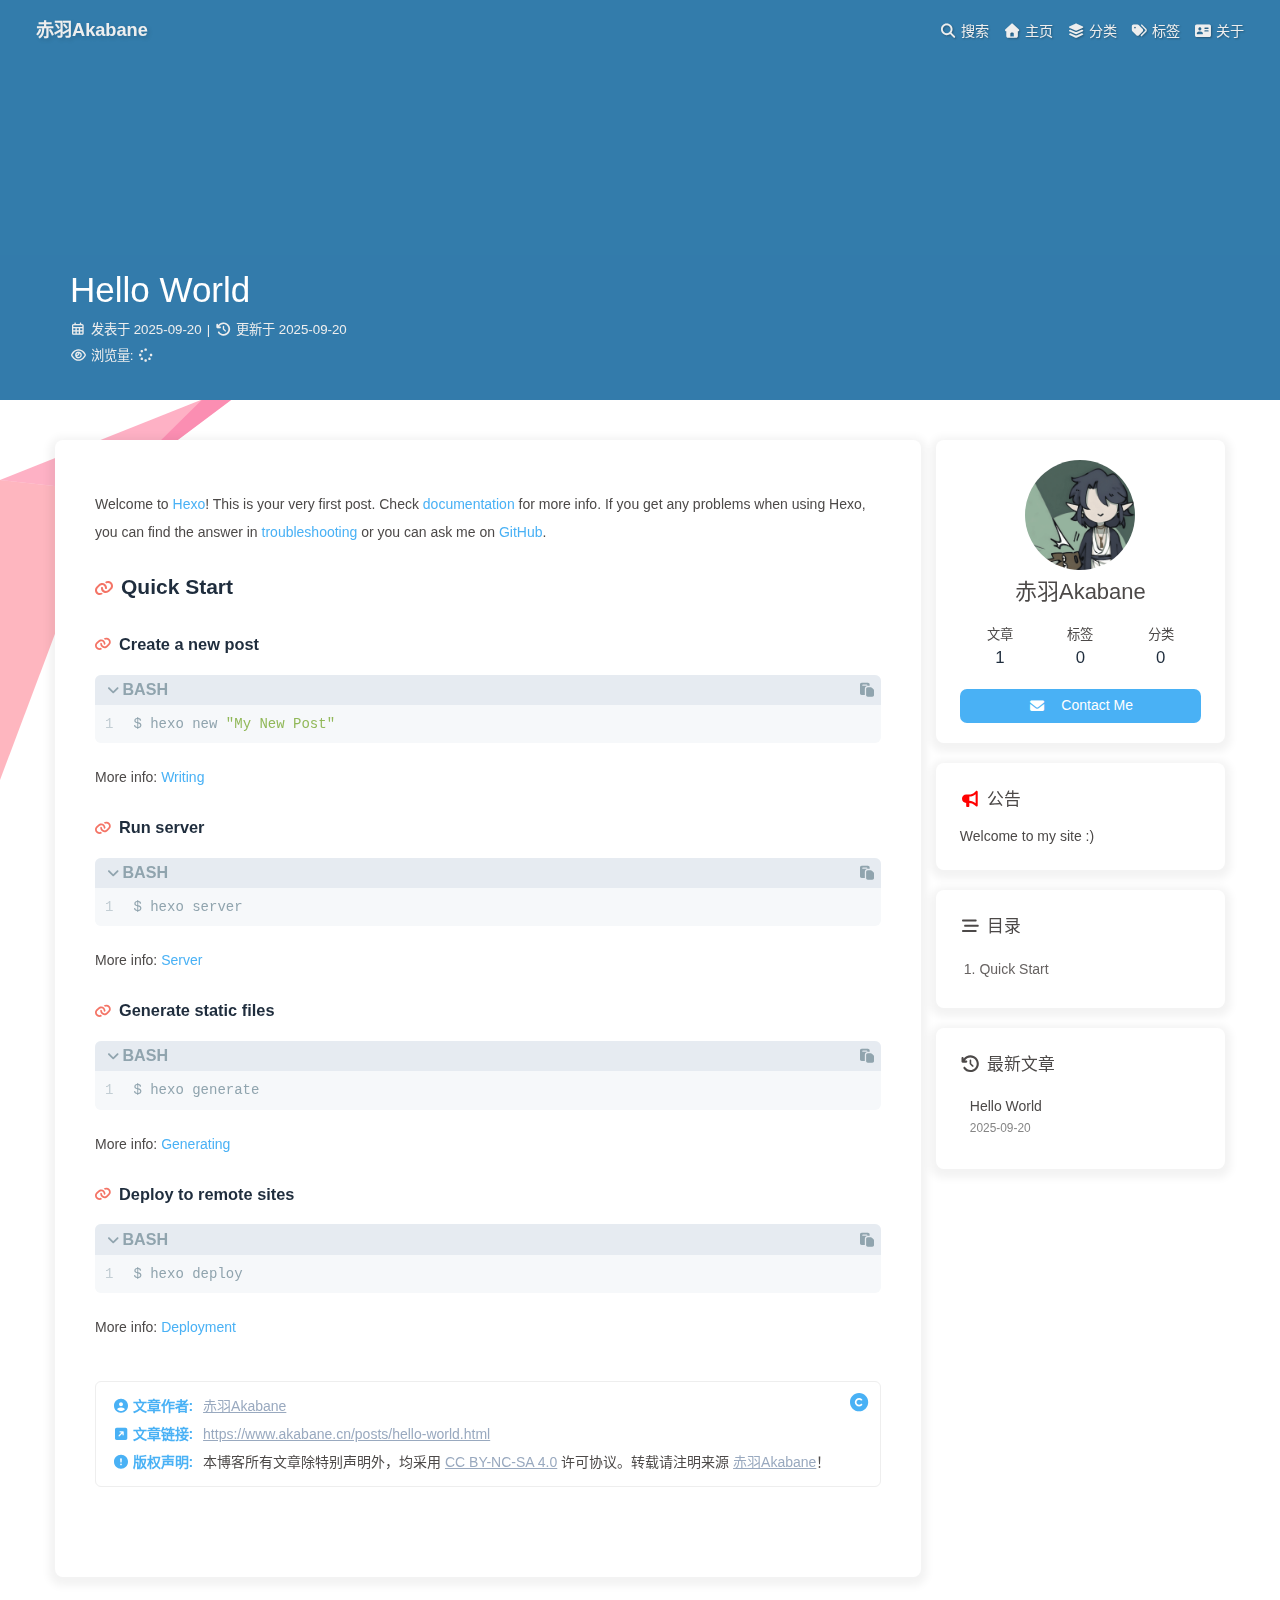
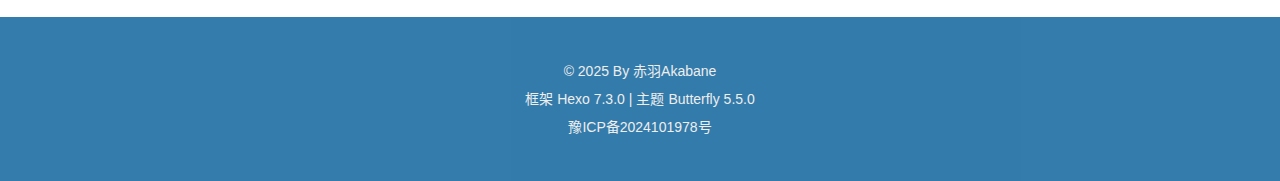
<file: posts/hello-world.html>
<!DOCTYPE html><html lang="zh-CN" data-theme="light"><head><meta charset="UTF-8"><meta http-equiv="X-UA-Compatible" content="IE=edge"><meta name="viewport" content="width=device-width, initial-scale=1.0,viewport-fit=cover"><title>Hello World | 赤羽Akabane</title><meta name="author" content="赤羽Akabane"><meta name="copyright" content="赤羽Akabane"><meta name="format-detection" content="telephone=no"><meta name="theme-color" content="#ffffff"><meta name="description" content="Welcome to Hexo! This is your very first post. Check documentation for more info. If you get any problems when using Hexo, you can find the answer in troubleshooting or you can ask me on GitHub. Quick">
<meta property="og:type" content="article">
<meta property="og:title" content="Hello World">
<meta property="og:url" content="https://www.akabane.cn/posts/hello-world.html">
<meta property="og:site_name" content="赤羽Akabane">
<meta property="og:description" content="Welcome to Hexo! This is your very first post. Check documentation for more info. If you get any problems when using Hexo, you can find the answer in troubleshooting or you can ask me on GitHub. Quick">
<meta property="og:locale" content="zh_CN">
<meta property="og:image" content="https://www.akabane.cn/img/avatar.png">
<meta property="article:published_time" content="2025-09-20T05:57:55.779Z">
<meta property="article:modified_time" content="2025-09-20T05:57:55.779Z">
<meta property="article:author" content="赤羽Akabane">
<meta name="twitter:card" content="summary">
<meta name="twitter:image" content="https://www.akabane.cn/img/avatar.png"><script type="application/ld+json">{
  "@context": "https://schema.org",
  "@type": "BlogPosting",
  "headline": "Hello World",
  "url": "https://www.akabane.cn/posts/hello-world.html",
  "image": "https://www.akabane.cn/img/avatar.png",
  "datePublished": "2025-09-20T05:57:55.779Z",
  "dateModified": "2025-09-20T05:57:55.779Z",
  "author": [
    {
      "@type": "Person",
      "name": "赤羽Akabane",
      "url": "https://www.akabane.cn"
    }
  ]
}</script><link rel="shortcut icon" href="/img/favicon.png"><link rel="canonical" href="https://www.akabane.cn/posts/hello-world.html"><link rel="preconnect"/><link rel="preconnect" href="//busuanzi.ibruce.info"/><link rel="stylesheet" href="/css/index.css"><link rel="stylesheet" href="/pluginsSrc/@fortawesome/fontawesome-free/css/all.min.css"><script>
    (() => {
      
    const saveToLocal = {
      set: (key, value, ttl) => {
        if (!ttl) return
        const expiry = Date.now() + ttl * 86400000
        localStorage.setItem(key, JSON.stringify({ value, expiry }))
      },
      get: key => {
        const itemStr = localStorage.getItem(key)
        if (!itemStr) return undefined
        const { value, expiry } = JSON.parse(itemStr)
        if (Date.now() > expiry) {
          localStorage.removeItem(key)
          return undefined
        }
        return value
      }
    }

    window.btf = {
      saveToLocal,
      getScript: (url, attr = {}) => new Promise((resolve, reject) => {
        const script = document.createElement('script')
        script.src = url
        script.async = true
        Object.entries(attr).forEach(([key, val]) => script.setAttribute(key, val))
        script.onload = script.onreadystatechange = () => {
          if (!script.readyState || /loaded|complete/.test(script.readyState)) resolve()
        }
        script.onerror = reject
        document.head.appendChild(script)
      }),
      getCSS: (url, id) => new Promise((resolve, reject) => {
        const link = document.createElement('link')
        link.rel = 'stylesheet'
        link.href = url
        if (id) link.id = id
        link.onload = link.onreadystatechange = () => {
          if (!link.readyState || /loaded|complete/.test(link.readyState)) resolve()
        }
        link.onerror = reject
        document.head.appendChild(link)
      }),
      addGlobalFn: (key, fn, name = false, parent = window) => {
        if (!false && key.startsWith('pjax')) return
        const globalFn = parent.globalFn || {}
        globalFn[key] = globalFn[key] || {}
        globalFn[key][name || Object.keys(globalFn[key]).length] = fn
        parent.globalFn = globalFn
      }
    }
  
      
      const activateDarkMode = () => {
        document.documentElement.setAttribute('data-theme', 'dark')
        if (document.querySelector('meta[name="theme-color"]') !== null) {
          document.querySelector('meta[name="theme-color"]').setAttribute('content', '#0d0d0d')
        }
      }
      const activateLightMode = () => {
        document.documentElement.setAttribute('data-theme', 'light')
        if (document.querySelector('meta[name="theme-color"]') !== null) {
          document.querySelector('meta[name="theme-color"]').setAttribute('content', '#ffffff')
        }
      }

      btf.activateDarkMode = activateDarkMode
      btf.activateLightMode = activateLightMode

      const theme = saveToLocal.get('theme')
    
          theme === 'dark' ? activateDarkMode() : theme === 'light' ? activateLightMode() : null
        
      
      const asideStatus = saveToLocal.get('aside-status')
      if (asideStatus !== undefined) {
        document.documentElement.classList.toggle('hide-aside', asideStatus === 'hide')
      }
    
      
    const detectApple = () => {
      if (/iPad|iPhone|iPod|Macintosh/.test(navigator.userAgent)) {
        document.documentElement.classList.add('apple')
      }
    }
    detectApple()
  
    })()
  </script><script>const GLOBAL_CONFIG = {
  root: '/',
  algolia: undefined,
  localSearch: {"path":"/search.json","preload":false,"top_n_per_article":1,"unescape":false,"pagination":{"enable":false,"hitsPerPage":8},"languages":{"hits_empty":"未找到符合您查询的内容：${query}","hits_stats":"共找到 ${hits} 篇文章"}},
  translate: undefined,
  highlight: {"plugin":"highlight.js","highlightCopy":true,"highlightLang":true,"highlightHeightLimit":false,"highlightFullpage":false,"highlightMacStyle":false},
  copy: {
    success: '复制成功',
    error: '复制失败',
    noSupport: '浏览器不支持'
  },
  relativeDate: {
    homepage: false,
    post: false
  },
  runtime: '',
  dateSuffix: {
    just: '刚刚',
    min: '分钟前',
    hour: '小时前',
    day: '天前',
    month: '个月前'
  },
  copyright: undefined,
  lightbox: 'null',
  Snackbar: undefined,
  infinitegrid: {
    js: '/pluginsSrc/@egjs/infinitegrid/dist/infinitegrid.min.js',
    buttonText: '加载更多'
  },
  isPhotoFigcaption: false,
  islazyloadPlugin: false,
  isAnchor: false,
  percent: {
    toc: true,
    rightside: false,
  },
  autoDarkmode: false
}</script><script id="config-diff">var GLOBAL_CONFIG_SITE = {
  title: 'Hello World',
  isHighlightShrink: false,
  isToc: true,
  pageType: 'post'
}</script><meta name="generator" content="Hexo 7.3.0"></head><body><div id="sidebar"><div id="menu-mask"></div><div id="sidebar-menus"><div class="avatar-img text-center"><img src="/img/avatar.png" onerror="this.onerror=null;this.src='/img/friend_404.gif'" alt="avatar"/></div><div class="site-data text-center"><a href="/archives/"><div class="headline">文章</div><div class="length-num">1</div></a><a href="/tags/"><div class="headline">标签</div><div class="length-num">0</div></a><a href="/categories/"><div class="headline">分类</div><div class="length-num">0</div></a></div><div class="menus_items"><div class="menus_item"><a class="site-page" href="/"><i class="fa-fw fas fa-home"></i><span> 主页</span></a></div><div class="menus_item"><a class="site-page" href="/categories/"><i class="fa-fw fas fa-layer-group"></i><span> 分类</span></a></div><div class="menus_item"><a class="site-page" href="/tags/"><i class="fa-fw fas fa-tags"></i><span> 标签</span></a></div><div class="menus_item"><a class="site-page" href="/about/"><i class="fa-fw fas fa-address-card"></i><span> 关于</span></a></div></div></div></div><div class="post" id="body-wrap"><header class="post-bg" id="page-header"><nav id="nav"><span id="blog-info"><a class="nav-site-title" href="/"><span class="site-name">赤羽Akabane</span></a><a class="nav-page-title" href="/"><span class="site-name">Hello World</span><span class="site-name"><i class="fa-solid fa-circle-arrow-left"></i><span>  返回首页</span></span></a></span><div id="menus"><div id="search-button"><span class="site-page social-icon search"><i class="fas fa-search fa-fw"></i><span> 搜索</span></span></div><div class="menus_items"><div class="menus_item"><a class="site-page" href="/"><i class="fa-fw fas fa-home"></i><span> 主页</span></a></div><div class="menus_item"><a class="site-page" href="/categories/"><i class="fa-fw fas fa-layer-group"></i><span> 分类</span></a></div><div class="menus_item"><a class="site-page" href="/tags/"><i class="fa-fw fas fa-tags"></i><span> 标签</span></a></div><div class="menus_item"><a class="site-page" href="/about/"><i class="fa-fw fas fa-address-card"></i><span> 关于</span></a></div></div><div id="toggle-menu"><span class="site-page"><i class="fas fa-bars fa-fw"></i></span></div></div></nav><div id="post-info"><h1 class="post-title">Hello World</h1><div id="post-meta"><div class="meta-firstline"><span class="post-meta-date"><i class="far fa-calendar-alt fa-fw post-meta-icon"></i><span class="post-meta-label">发表于</span><time class="post-meta-date-created" datetime="2025-09-20T05:57:55.779Z" title="发表于 2025-09-20 13:57:55">2025-09-20</time><span class="post-meta-separator">|</span><i class="fas fa-history fa-fw post-meta-icon"></i><span class="post-meta-label">更新于</span><time class="post-meta-date-updated" datetime="2025-09-20T05:57:55.779Z" title="更新于 2025-09-20 13:57:55">2025-09-20</time></span></div><div class="meta-secondline"><span class="post-meta-separator">|</span><span class="post-meta-pv-cv" id="" data-flag-title=""><i class="far fa-eye fa-fw post-meta-icon"></i><span class="post-meta-label">浏览量:</span><span id="busuanzi_value_page_pv"><i class="fa-solid fa-spinner fa-spin"></i></span></span></div></div></div></header><main class="layout" id="content-inner"><div id="post"><article class="container post-content" id="article-container"><p>Welcome to <a target="_blank" rel="noopener" href="https://hexo.io/">Hexo</a>! This is your very first post. Check <a target="_blank" rel="noopener" href="https://hexo.io/docs/">documentation</a> for more info. If you get any problems when using Hexo, you can find the answer in <a target="_blank" rel="noopener" href="https://hexo.io/docs/troubleshooting.html">troubleshooting</a> or you can ask me on <a target="_blank" rel="noopener" href="https://github.com/hexojs/hexo/issues">GitHub</a>.</p>
<h2 id="Quick-Start"><a href="#Quick-Start" class="headerlink" title="Quick Start"></a>Quick Start</h2><h3 id="Create-a-new-post"><a href="#Create-a-new-post" class="headerlink" title="Create a new post"></a>Create a new post</h3><figure class="highlight bash"><table><tr><td class="gutter"><pre><span class="line">1</span><br></pre></td><td class="code"><pre><span class="line">$ hexo new <span class="string">&quot;My New Post&quot;</span></span><br></pre></td></tr></table></figure>

<p>More info: <a target="_blank" rel="noopener" href="https://hexo.io/docs/writing.html">Writing</a></p>
<h3 id="Run-server"><a href="#Run-server" class="headerlink" title="Run server"></a>Run server</h3><figure class="highlight bash"><table><tr><td class="gutter"><pre><span class="line">1</span><br></pre></td><td class="code"><pre><span class="line">$ hexo server</span><br></pre></td></tr></table></figure>

<p>More info: <a target="_blank" rel="noopener" href="https://hexo.io/docs/server.html">Server</a></p>
<h3 id="Generate-static-files"><a href="#Generate-static-files" class="headerlink" title="Generate static files"></a>Generate static files</h3><figure class="highlight bash"><table><tr><td class="gutter"><pre><span class="line">1</span><br></pre></td><td class="code"><pre><span class="line">$ hexo generate</span><br></pre></td></tr></table></figure>

<p>More info: <a target="_blank" rel="noopener" href="https://hexo.io/docs/generating.html">Generating</a></p>
<h3 id="Deploy-to-remote-sites"><a href="#Deploy-to-remote-sites" class="headerlink" title="Deploy to remote sites"></a>Deploy to remote sites</h3><figure class="highlight bash"><table><tr><td class="gutter"><pre><span class="line">1</span><br></pre></td><td class="code"><pre><span class="line">$ hexo deploy</span><br></pre></td></tr></table></figure>

<p>More info: <a target="_blank" rel="noopener" href="https://hexo.io/docs/one-command-deployment.html">Deployment</a></p>
</article><div class="post-copyright"><div class="post-copyright__author"><span class="post-copyright-meta"><i class="fas fa-circle-user fa-fw"></i>文章作者: </span><span class="post-copyright-info"><a href="https://www.akabane.cn">赤羽Akabane</a></span></div><div class="post-copyright__type"><span class="post-copyright-meta"><i class="fas fa-square-arrow-up-right fa-fw"></i>文章链接: </span><span class="post-copyright-info"><a href="https://www.akabane.cn/posts/hello-world.html">https://www.akabane.cn/posts/hello-world.html</a></span></div><div class="post-copyright__notice"><span class="post-copyright-meta"><i class="fas fa-circle-exclamation fa-fw"></i>版权声明: </span><span class="post-copyright-info">本博客所有文章除特别声明外，均采用 <a href="https://creativecommons.org/licenses/by-nc-sa/4.0/" target="_blank">CC BY-NC-SA 4.0</a> 许可协议。转载请注明来源 <a href="https://www.akabane.cn" target="_blank">赤羽Akabane</a>！</span></div></div><div class="tag_share"></div><nav class="pagination-post" id="pagination"></nav></div><div class="aside-content" id="aside-content"><div class="card-widget card-info text-center"><div class="avatar-img"><img src="/img/avatar.png" onerror="this.onerror=null;this.src='/img/friend_404.gif'" alt="avatar"/></div><div class="author-info-name">赤羽Akabane</div><div class="author-info-description"></div><div class="site-data"><a href="/archives/"><div class="headline">文章</div><div class="length-num">1</div></a><a href="/tags/"><div class="headline">标签</div><div class="length-num">0</div></a><a href="/categories/"><div class="headline">分类</div><div class="length-num">0</div></a></div><a id="card-info-btn" href="mailto:admin@akabane.cn"><i class="fas fa-envelope"></i><span>Contact Me</span></a></div><div class="card-widget card-announcement"><div class="item-headline"><i class="fas fa-bullhorn fa-shake"></i><span>公告</span></div><div class="announcement_content">Welcome to my site :)</div></div><div class="sticky_layout"><div class="card-widget" id="card-toc"><div class="item-headline"><i class="fas fa-stream"></i><span>目录</span><span class="toc-percentage"></span></div><div class="toc-content"><ol class="toc"><li class="toc-item toc-level-2"><a class="toc-link" href="#Quick-Start"><span class="toc-number">1.</span> <span class="toc-text">Quick Start</span></a><ol class="toc-child"><li class="toc-item toc-level-3"><a class="toc-link" href="#Create-a-new-post"><span class="toc-number">1.1.</span> <span class="toc-text">Create a new post</span></a></li><li class="toc-item toc-level-3"><a class="toc-link" href="#Run-server"><span class="toc-number">1.2.</span> <span class="toc-text">Run server</span></a></li><li class="toc-item toc-level-3"><a class="toc-link" href="#Generate-static-files"><span class="toc-number">1.3.</span> <span class="toc-text">Generate static files</span></a></li><li class="toc-item toc-level-3"><a class="toc-link" href="#Deploy-to-remote-sites"><span class="toc-number">1.4.</span> <span class="toc-text">Deploy to remote sites</span></a></li></ol></li></ol></div></div><div class="card-widget card-recent-post"><div class="item-headline"><i class="fas fa-history"></i><span>最新文章</span></div><div class="aside-list"><div class="aside-list-item no-cover"><div class="content"><a class="title" href="/posts/hello-world.html" title="Hello World">Hello World</a><time datetime="2025-09-20T05:57:55.779Z" title="发表于 2025-09-20 13:57:55">2025-09-20</time></div></div></div></div></div></div></main><footer id="footer"><div class="footer-other"><div class="footer-copyright"><span class="copyright">&copy;&nbsp;2025 By 赤羽Akabane</span><span class="framework-info"><span>框架 </span><a target="_blank" rel="noopener" href="https://hexo.io">Hexo 7.3.0</a><span class="footer-separator">|</span><span>主题 </span><a target="_blank" rel="noopener" href="https://github.com/jerryc127/hexo-theme-butterfly">Butterfly 5.5.0</a></span></div><div class="footer_custom_text"><a target="_blank" rel="noopener" href="https://beian.miit.gov.cn/#/home">豫ICP备2024101978号</a></div></div></footer></div><div id="rightside"><div id="rightside-config-hide"><button id="readmode" type="button" title="阅读模式"><i class="fas fa-book-open"></i></button><button id="darkmode" type="button" title="日间和夜间模式切换"><i class="fas fa-adjust"></i></button><button id="hide-aside-btn" type="button" title="单栏和双栏切换"><i class="fas fa-arrows-alt-h"></i></button></div><div id="rightside-config-show"><button id="rightside-config" type="button" title="设置"><i class="fas fa-cog fa-spin"></i></button><button class="close" id="mobile-toc-button" type="button" title="目录"><i class="fas fa-list-ul"></i></button><button id="go-up" type="button" title="回到顶部"><span class="scroll-percent"></span><i class="fas fa-arrow-up"></i></button></div></div><div><script src="/js/utils.js"></script><script src="/js/main.js"></script><div class="js-pjax"></div><script defer="defer" id="ribbon" src="/pluginsSrc/butterfly-extsrc/dist/canvas-ribbon.min.js" size="150" alpha="0.6" zIndex="-1" mobile="true" data-click="true"></script><script async data-pjax src="//busuanzi.ibruce.info/busuanzi/2.3/busuanzi.pure.mini.js"></script><div id="local-search"><div class="search-dialog"><nav class="search-nav"><span class="search-dialog-title">搜索</span><i class="fas fa-spinner fa-pulse" id="loading-status" hidden="hidden"></i><button class="search-close-button"><i class="fas fa-times"></i></button></nav><div class="text-center" id="loading-database"><i class="fas fa-spinner fa-pulse"></i><span>  数据加载中</span></div><div class="local-search-input"><input placeholder="搜索文章" type="text"/></div><hr/><div id="local-search-results"></div><div class="ais-Pagination" id="local-search-pagination" style="display:none;"><ul class="ais-Pagination-list"></ul></div><div id="local-search-stats"></div></div><div id="search-mask"></div><script src="/js/search/local-search.js"></script></div></div></body></html>
</file>
